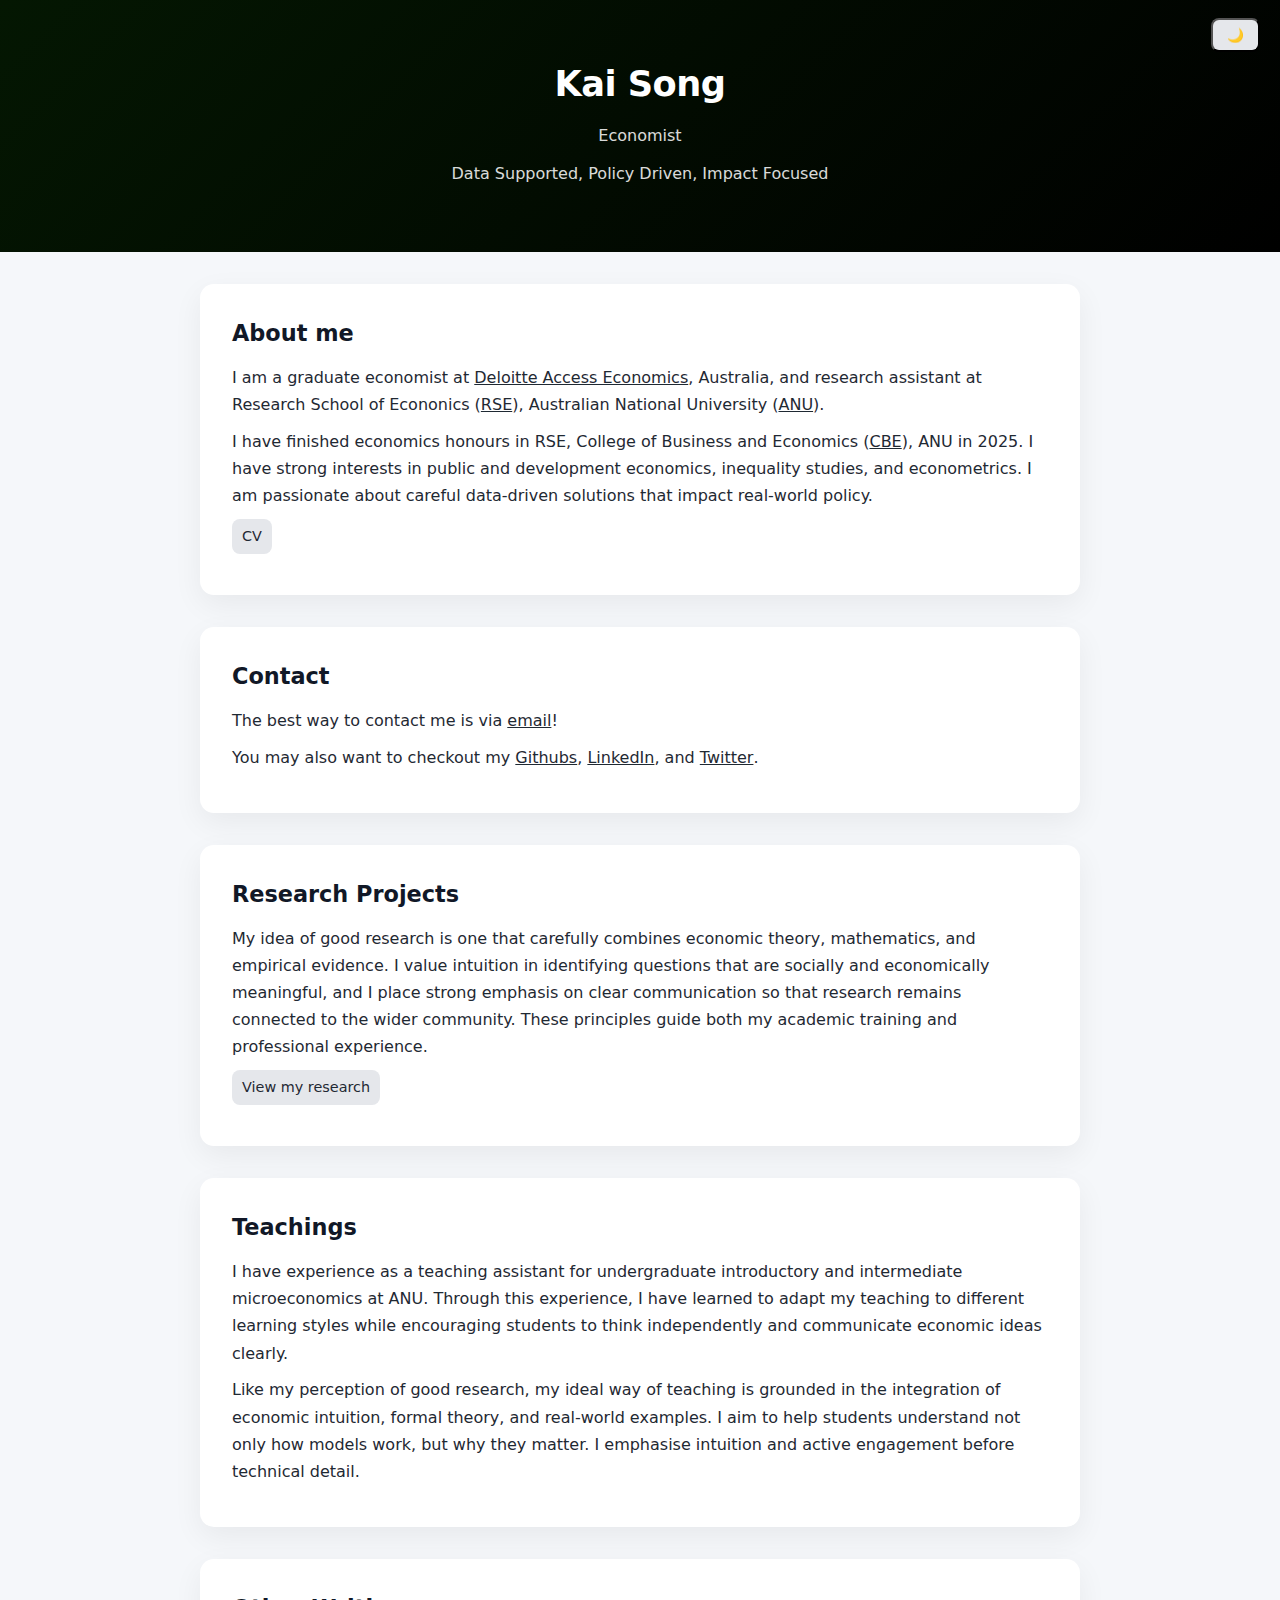
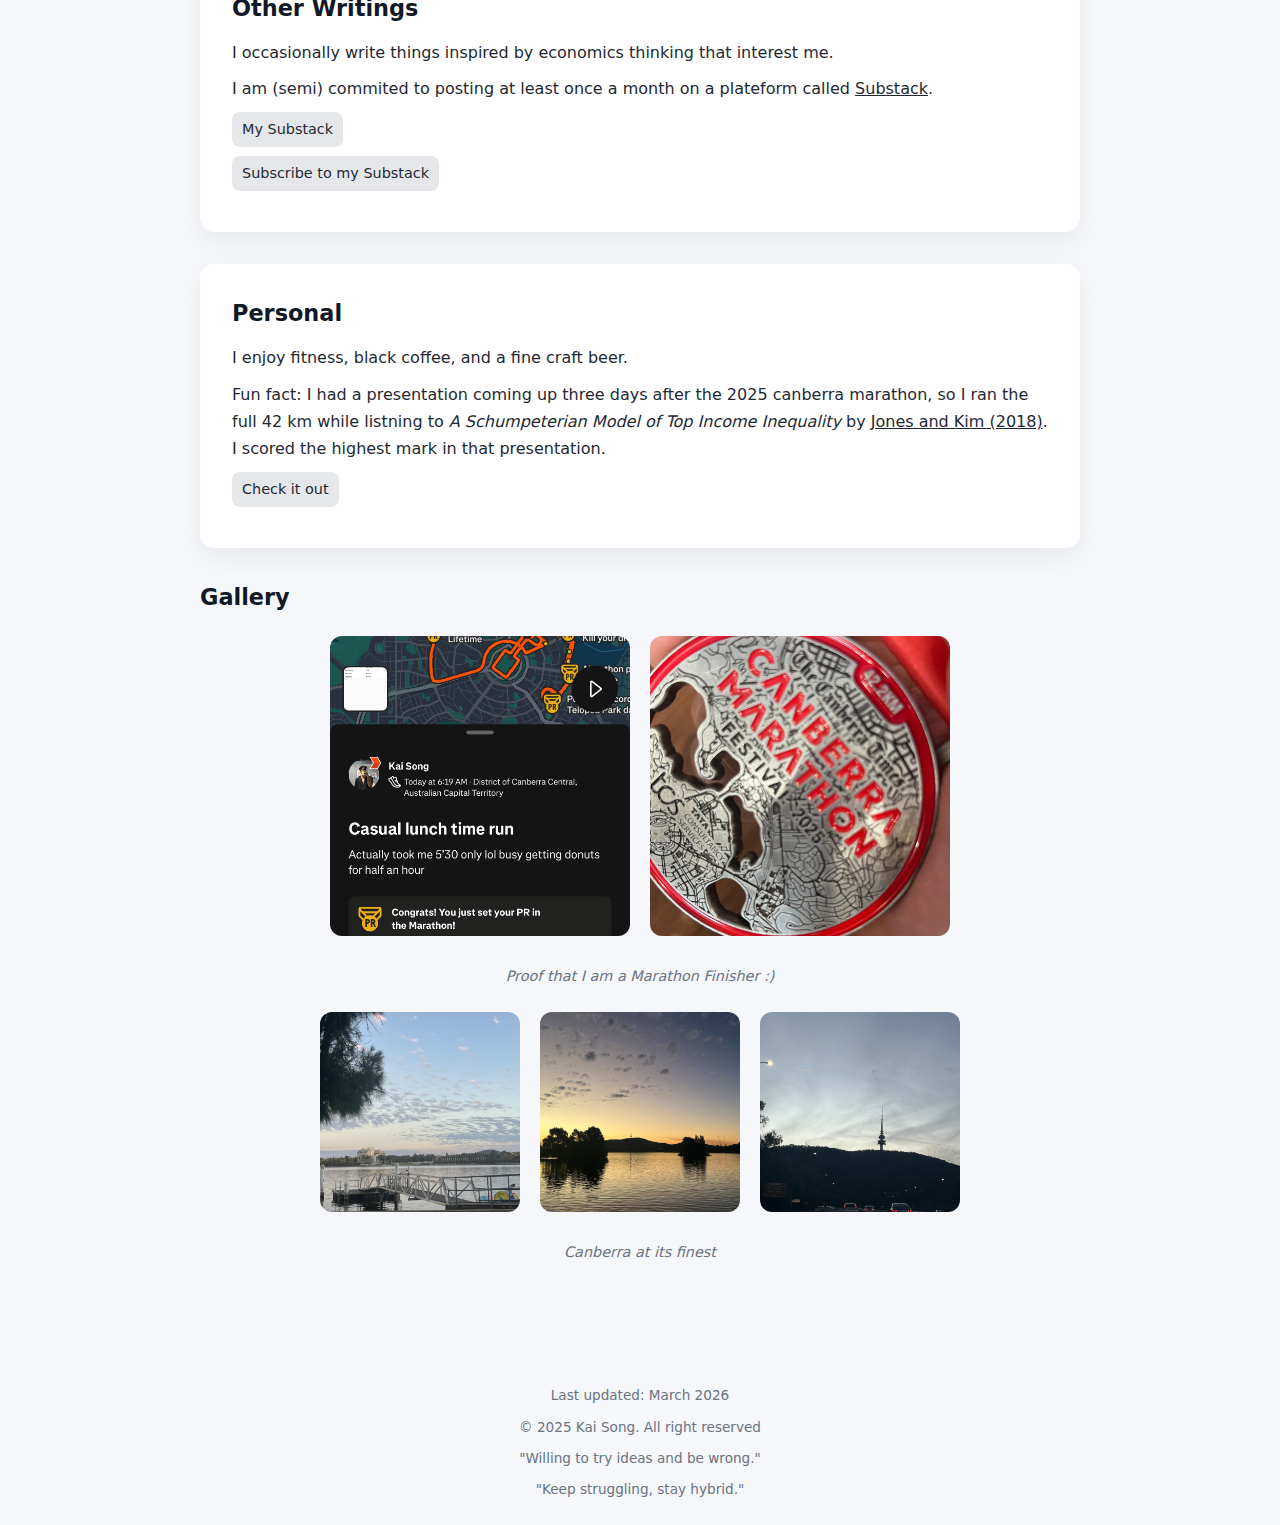
<file: index.html>
<!DOCTYPE html>
<html lang="en">
<head>
  <meta charset="UTF-8">
  <title>Kai Song</title>
  <meta name="viewport" content="width=device-width, initial-scale=1">

  <link rel="stylesheet" href="style.css">
  <script src="script.js"></script>
</head>
<body>
  
  <header class="site-header">
  <button id="darkToggle" class="button dark-toggle">🌙</button>
    <h1>Kai Song</h1>
    <p>Economist</p>
    <p>Data Supported, Policy Driven, Impact Focused</p>
  </header>

  <main>
<section>
  <h2>About me</h2>

  <p>
    I am a graduate economist at <a href="https://www.deloitte.com/au/en/services/economics.html" target="_blank">Deloitte Access Economics</a>, Australia, and 
    research assistant at Research School of Econonics (<a href="https://rse.anu.edu.au" target="_blank">RSE</a>), Australian National University (<a href="https://anu.edu.au" target="_blank">ANU</a>).
  </p>

  <p>
    I have finished economics honours in RSE, College of Business and Economics (<a href="https://cbe.anu.edu.au" target="_blank">CBE</a>), ANU in 2025.
    I have strong interests in public and development economics, 
    inequality studies, and econometrics. I am passionate about careful data-driven 
    solutions that impact real-world policy.
    </p>
    
    <p>
      <a href="pdfs/CV.pdf" target="_blank" class="button" >CV</a>
    </p>
  </section>

  <section>
    <h2>Contact</h2>
  <p>      
      The best way to contact me is via
      <a href="mailto:kaisong2503@gmail.com?subject=Contact%20enquiry">email</a>!
    </p>
  <p>
    You may also want to checkout my <a href="https://github.com/kaisong2503" target="_blank">Githubs</a>,
    <a href="https://www.linkedin.com/in/kai-song-046b32215/" target="_blank">LinkedIn</a>,
    and <a href="https://x.com/KaiSong2503" target="_blank">Twitter</a>.
    </p>
  </section>

    

    <section>
    <h2>Research Projects</h2>
<p>
    My idea of good research is one that carefully combines economic theory,
    mathematics, and empirical evidence. I value intuition in identifying
    questions that are socially and economically meaningful, and I place 
    strong emphasis on clear communication so that research remains connected 
    to the wider community. These principles guide both my academic training 
    and professional experience.
</p>

<p>
<a href="research.html" class="button">View my research</a>
</p>
    </section>

    <section>
      <h2>Teachings</h2>
      <p>
        I have experience as a teaching assistant for undergraduate introductory 
        and intermediate microeconomics at ANU. Through this experience, I have 
        learned to adapt my teaching to different learning styles while encouraging 
        students to think independently and communicate economic ideas clearly.
      </p>

      <p>
        Like my perception of good research, my ideal way of teaching is grounded in the 
        integration of economic intuition, formal theory, and real-world examples.
        I aim to help students understand not only how models work, but why they matter. 
        I emphasise intuition and active engagement before technical detail.
      </p>
    </section>

    <div class="divider"></div>
    
    <section>
      <h2>Other Writings</h2>
      <p>
        I occasionally write things inspired by economics thinking that interest me. 
      </p>
      <p>
        I am (semi) commited to posting at least once a month on a plateform 
        called <a href="https://substack.com/about" target="_blank">Substack</a>.
      </p>
      <p>
        <a href="https://kaisong2503.substack.com" target="_blank" class="button">My Substack</a>
      </p>
      <p>
        <a href="https://kaisong2503.substack.com/embed" target="_blank" class="button">Subscribe to my Substack</a>
      </p>
    </section>

    <section>
      <h2>Personal</h2>
      <p>
        I enjoy fitness, black coffee, and a fine craft beer. 
      </p>
      <p>
        Fun fact: I had a presentation 
        coming up three days after the 2025 canberra marathon, 
        so I ran the full 42 km while listning to
        <i>A Schumpeterian Model of Top Income Inequality </i> by
        <a href="https://web.stanford.edu/~chadj/inequality.pdf" target="_blank"> Jones and Kim (2018)</a>. I scored the highest mark in that presentation.
    <p>
<a href="personal.html" class="button">Check it out</a>
</p>
      </section>


  <h2>Gallery</h2>  
<!-- First row: Marathon -->
<div class="photo-row">
  <a href="graphic/strava.jpg" target="_blank">
    <img src="graphic/strava.jpg" alt="Marathon Finisher" class="pic">
  </a>

  <a href="graphic/medal.JPG" target="_blank">
    <img src="graphic/medal.JPG" alt="Marathon Finisher" class="pic">
  </a>
</div>
<p class="photo-caption">Proof that I am a Marathon Finisher :)</p>

<!-- Second row: Canberra -->
<div class="photo-row">
  <a href="graphic/cbr1.JPG" target="_blank">
    <img src="graphic/cbr1.JPG" alt="Canberra at its finest" class="pic_small">
  </a>

  <a href="graphic/cbr2.JPG" target="_blank">
    <img src="graphic/cbr2.JPG" alt="Canberra at its finest" class="pic_small">
  </a>

  <a href="graphic/cbr3.JPG" target="_blank">
    <img src="graphic/cbr3.jpg" alt="Canberra at its finest" class="pic_small">
  </a>
</div>
<p class="photo-caption">Canberra at its finest</p>

  </main>

    <footer>
      <p>Last updated: March 2026</p>
      <p>&copy; 2025 Kai Song. All right reserved</p>
      <p> "Willing to try ideas and be wrong." </p>
      <p> "Keep struggling, stay hybrid."</p>
    </footer>



</body>
</html>
</file>
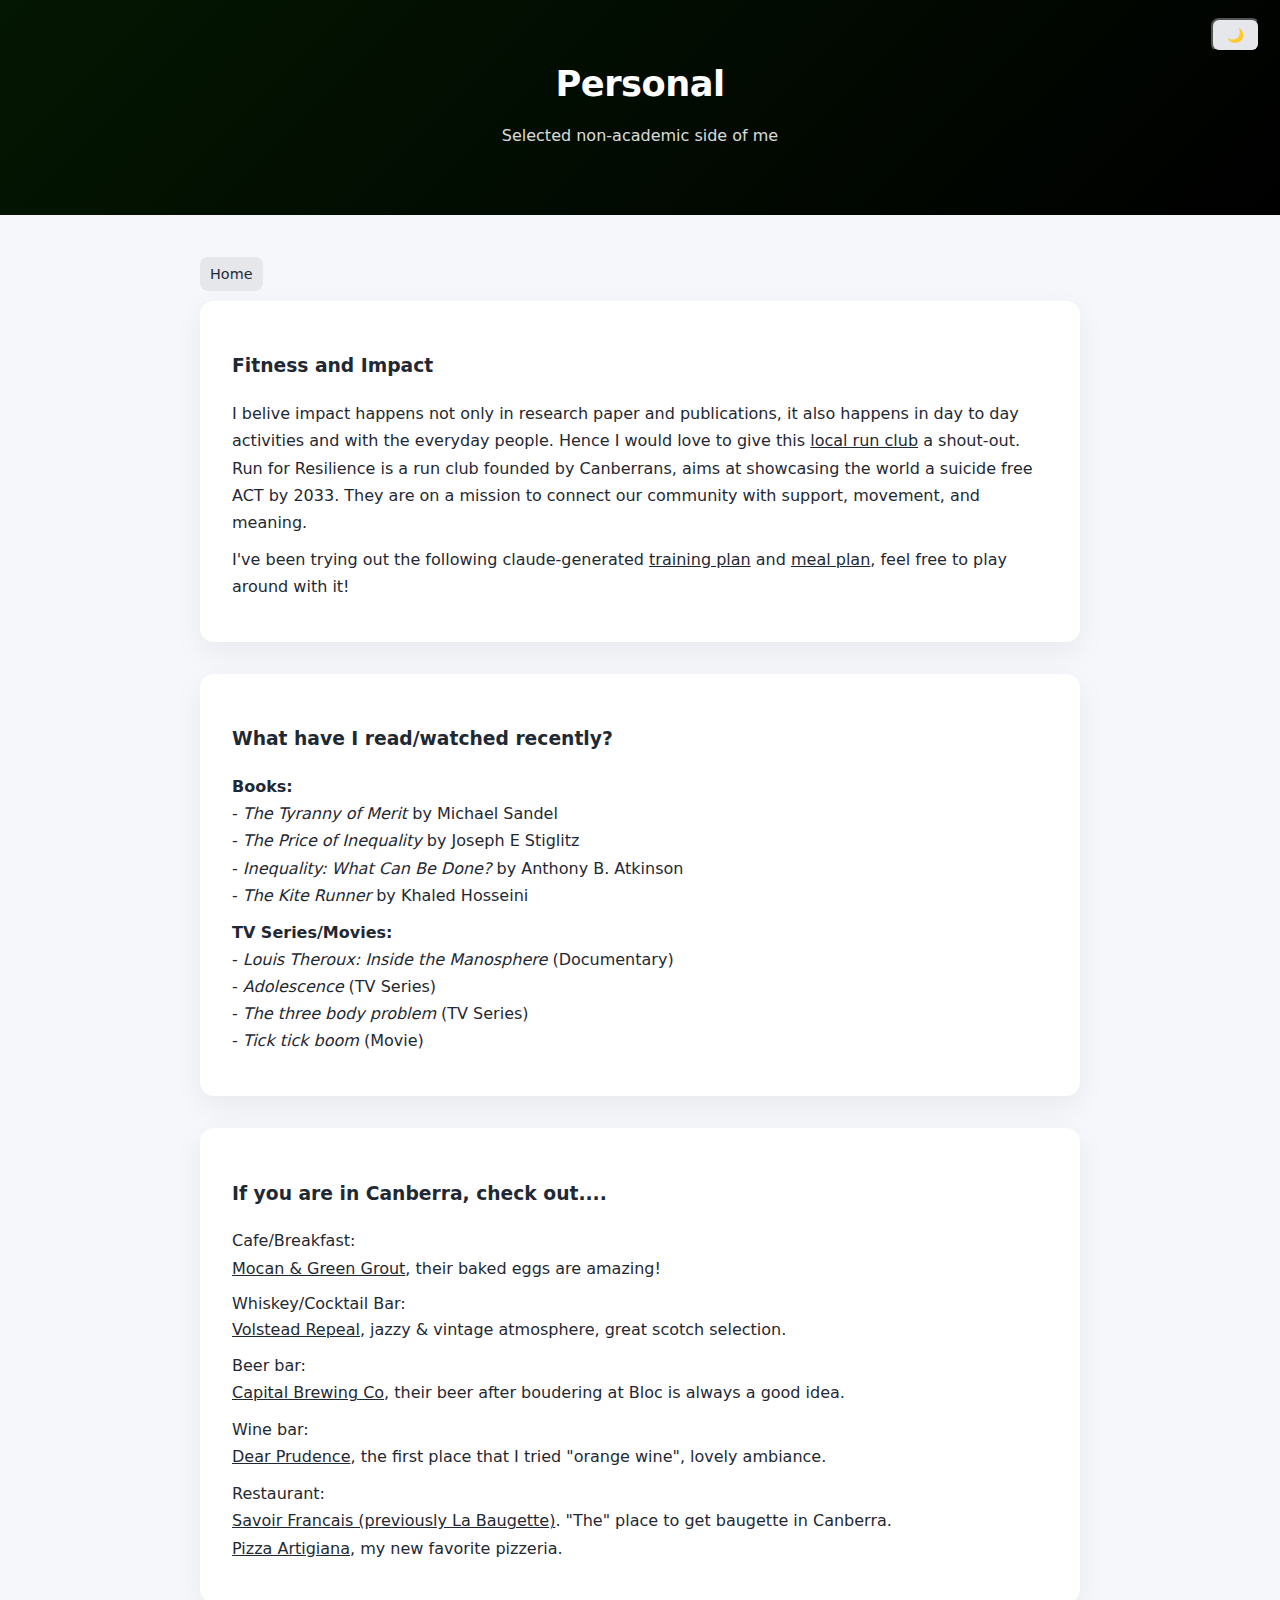
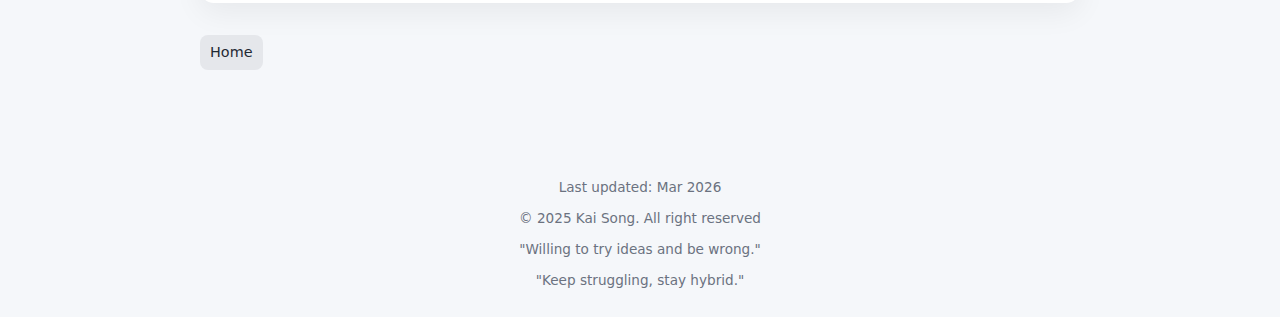
<file: personal.html>
<!DOCTYPE html>
<html lang="en">
<head>
  <meta charset="UTF-8">
  <title>Kai Song | Personal</title>
  <link rel="stylesheet" href="style.css">
  <script src="script.js"></script>
</head>
<body>

  <header>
    <button id="darkToggle" class="button dark-toggle">🌙</button>
    <h1>Personal</h1>
    <p>Selected non-academic side of me</p>
  </header>

  <main>
    <p>
      <a href="index.html" class="button"> Home</a>
    </p>
   
<section>
  <h3>
    Fitness and Impact
  </h3>
  <p>
    I belive impact happens not only in research paper and publications, it also happens in day to day activities
    and with the everyday people. Hence I would love to give this 
    <a href="https://www.runningforresilience.com/"> local run club</a> 
    a shout-out. Run for Resilience is a run club founded by Canberrans, aims at showcasing the world a 
    suicide free ACT by 2033. They are on a mission to connect our community with support, movement, and meaning. 
    
  </p>
    
  <p>
 I've been trying out the following claude-generated <a href= "htmls/workout_plan.html"> training plan</a> and <a href= "htmls/meal-planner.html"> meal plan</a>, feel free to play around with it!
  </p>

</section>  

<section>
  <h3>
    What have I read/watched recently?
  </h3>
  <p>
<strong>Books:</strong>
    <br>
    - <i>The Tyranny of Merit </i> by Michael Sandel
    <br>
    - <i>The Price of Inequality </i> by Joseph E Stiglitz
    <br>
    - <i>Inequality: What Can Be Done?</i> by Anthony B. Atkinson
    <br>
    - <i>The Kite Runner </i> by Khaled Hosseini
  </p>
  <p>
<strong>TV Series/Movies:</strong>
    <br>
    - <i>Louis Theroux: Inside the Manosphere</i> (Documentary)
    <br>
    - <i>Adolescence</i> (TV Series)
    <br>
    - <i>The three body problem</i> (TV Series)
    <br>
    - <i>Tick tick boom</i> (Movie)
  </p>
</section>

<section>
  <h3>
    If you are in Canberra, check out....
  </h3>
  <p>
    Cafe/Breakfast: 
    <br>
    <a href="https://www.instagram.com/mocanandgg/?hl=en" target="_blank">
      Mocan & Green Grout</a>, their baked eggs are amazing!
      <!-- <br>
      <a href="https://www.thecuppingroom.com.au/" target="_blank">
      Cupping Room</a>, suprisingly good matcha. -->
      <!-- <br>
      <a href="https://www.twobeforeten.com.au/cafes/aranda/" target="_blank">
      Two before Ten (Aranda) </a>, satified my avocado toast + cold brew craving all the time. -->
      </p>
    Whiskey/Cocktail Bar: 

    <!-- <a href="https://www.instagram.com/explore/locations/192689234884753/mollys-canberra/?hl=en" target="_blank">
      Molly's</a>, their whiskey apple have a special place in my heart. -->
    <br>
     <a href="https://www.volstead.com.au/" target="_blank">
      Volstead Repeal</a>, jazzy & vintage atmosphere, great scotch selection.


    <p>
      Beer bar:
      <!-- <br>
      <a href="https://www.bentspokebrewing.com.au/" target="_blank">
      Bent Spoke</a>, iconic, try their "Crankshaft" IPA! -->
      <a href="https://www.capitalbrewingco.com.au/" target="_blank">
      <br>
        Capital Brewing Co</a>, their beer after boudering at Bloc is always a good idea.
    </p>
    
    <p>
    Wine bar:
    <br>
    <a href="https://dearprudencebar.com.au/" target="_blank">
      Dear Prudence</a>, the first place that I tried "orange wine", lovely ambiance.
      <!-- <br>
    <a href="https://www.margot.bar/" target="_blank">
      Margot Wine & Espresso Bar</a>, frozen rose after a run by the lake always hits differently. -->
    </p>
    <p> Restaurant:
      <br>
    <a href="https://savoirfrench.com.au/" target="_blank"> Savoir Francais (previously La Baugette)</a>. "The" place to get baugette in Canberra.
      <br>
    <a href="https://pizzaartigiana.bitebusiness.com/" target="_blank"> Pizza Artigiana</a>, my new favorite pizzeria.
    <!-- <a href="https://www.terracanberra.com.au/" target="_blank">
      <br>
      Terra</a>, great for lunch, the best value around city, I reckon.
    </p> -->
</section>

    <p>
      <a href="index.html" class="button"> Home</a>
    </p>

  </main>
 <footer>
      <p>Last updated: Mar 2026</p>
      <p>&copy; 2025 Kai Song. All right reserved</p>
      <p> "Willing to try ideas and be wrong." </p>
      <p> "Keep struggling, stay hybrid."</p>
    </footer>
</body>
</html>
</file>
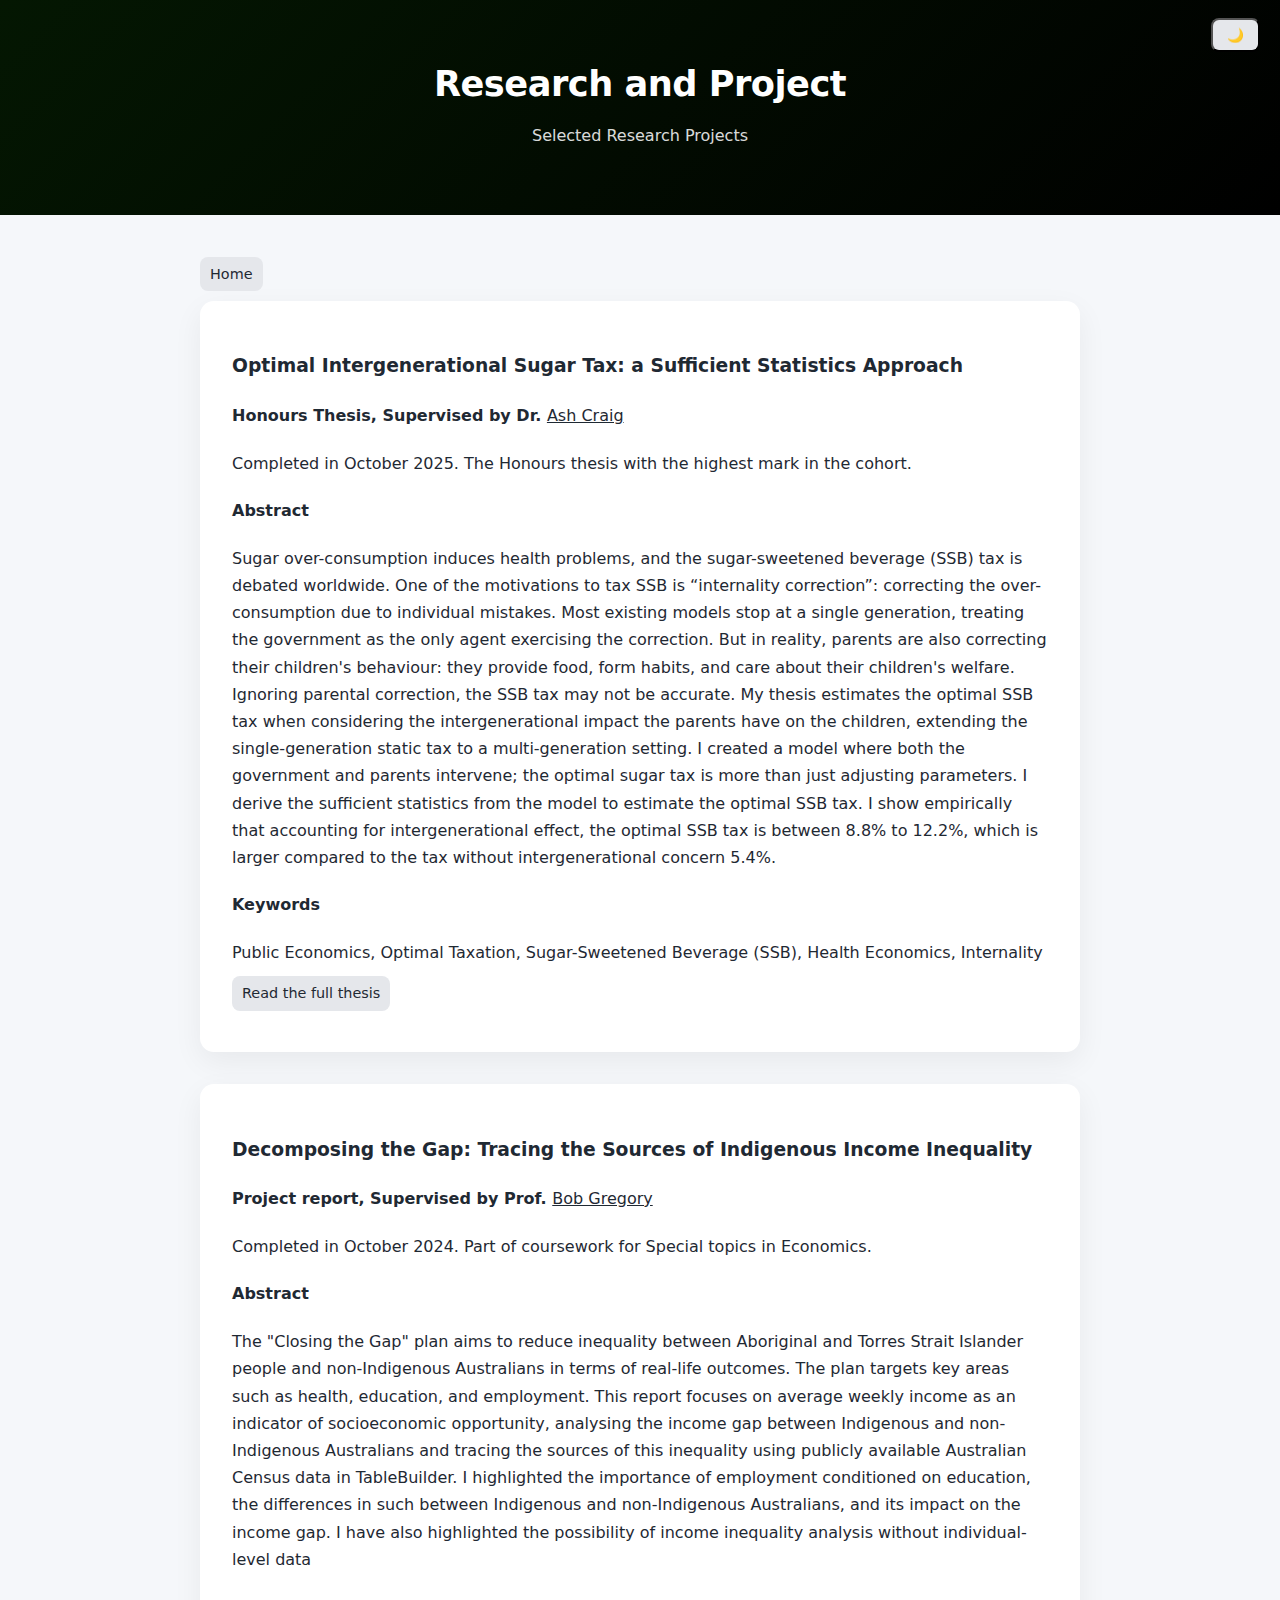
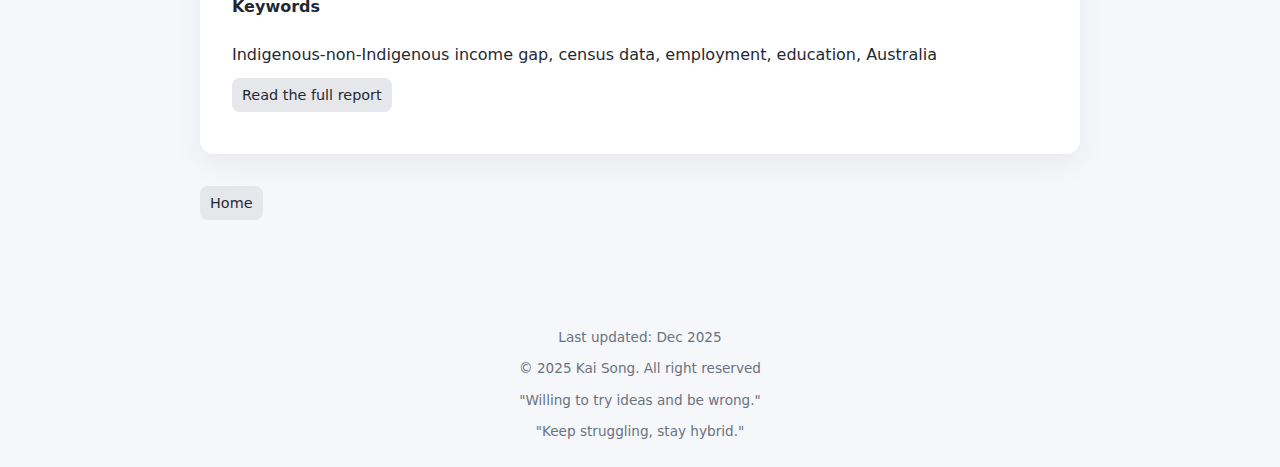
<file: research.html>
<!DOCTYPE html>
<html lang="en">
<head>
  <meta charset="UTF-8">
  <title>Research</title>
  <meta name="viewport" content="width=device-width, initial-scale=1">

  <link rel="stylesheet" href="style.css">
  <script src="script.js"></script>
</head>
<body>
  
  <header class="site-header">
  <button id="darkToggle" class="button dark-toggle">🌙</button>
    <h1>Research and Project</h1>
    <p>Selected Research Projects</p>
  </header>

  <main>
    <p>
      <a href="index.html" class="button"> Home</a>
    </p>

    <section>
      <h3>Optimal Intergenerational Sugar Tax: a Sufficient Statistics Approach</h3>
      <h4>Honours Thesis, Supervised by Dr. <a href="https://www.ashleycraig.com/" target="_blank"> Ash Craig</a></h4>
      <p>
        Completed in October 2025. The Honours thesis with the highest mark in the cohort.
      </p>

    <h4>Abstract</h4>
      <p>
Sugar over-consumption induces health problems, and the sugar-sweetened beverage (SSB)
tax is debated worldwide. One of the motivations to tax SSB is “internality correction”:
correcting the over-consumption due to individual mistakes. Most existing models stop at
a single generation, treating the government as the only agent exercising the correction.
But in reality, parents are also correcting their children's behaviour: they provide food,
form habits, and care about their children's welfare. Ignoring parental correction, the SSB
tax may not be accurate. My thesis estimates the optimal SSB tax when considering the
intergenerational impact the parents have on the children, extending the single-generation
static tax to a multi-generation setting. I created a model where both the government and
parents intervene; the optimal sugar tax is more than just adjusting parameters. I derive
the sufficient statistics from the model to estimate the optimal SSB tax. I show empirically
that accounting for intergenerational effect, the optimal SSB tax is between 8.8% to 12.2%,
which is larger compared to the tax without intergenerational concern 5.4%.
      </p>

    <h4>Keywords</h4>
      <p>
       Public Economics, Optimal Taxation, Sugar-Sweetened Beverage (SSB), Health Economics, Internality
      </p>

      <p>
      <a href="pdfs/Optimal Intergenerational Sugar Tax_a Sufficient Statistics Approach.pdf"
       target="_blank" class="button">
        Read the full thesis</a>
    </p>
    </section>

    <section>
      <h3>Decomposing the Gap: Tracing the Sources of Indigenous Income Inequality</h3>
      <h4>Project report, Supervised by Prof. <a href="https://rse.anu.edu.au/about/staff-directory/professor-bob-gregory" target="_blank"> Bob Gregory</a></h4>
        <p>
        Completed in October 2024. Part of coursework for Special topics in Economics.
      </p>
      <h4>Abstract</h4>
      <p>
    The "Closing the Gap" plan aims to reduce inequality between Aboriginal and Torres Strait Islander
    people and non-Indigenous Australians in terms of real-life outcomes. The plan targets key areas 
    such as health, education, and employment. This report focuses on average weekly income as an indicator 
    of socioeconomic opportunity, analysing the income gap between Indigenous and non-Indigenous Australians
    and tracing the sources of this inequality using publicly available Australian Census data in TableBuilder.
    I highlighted the importance of employment conditioned on education, the differences in such between Indigenous 
    and non-Indigenous Australians, and its impact on the income gap. I have also highlighted the possibility of 
    income inequality analysis without individual-level data
      </p>

    <h4>Keywords</h4>
      <p>
       Indigenous-non-Indigenous income gap, census data, employment, education, Australia
      </p>

        <p>
      <a href="pdfs/Decomposing the Gap.pdf"
       target="_blank" class="button">
        Read the full report</a>
    </p>
    </section>

    <p>
      <a href="index.html" class="button"> Home</a>
    </p>

  </main>
 <footer>
      <p>Last updated: Dec 2025</p>
      <p>&copy; 2025 Kai Song. All right reserved</p>
      <p> "Willing to try ideas and be wrong." </p>
      <p> "Keep struggling, stay hybrid."</p>
    </footer>
</body>
</html>
</file>
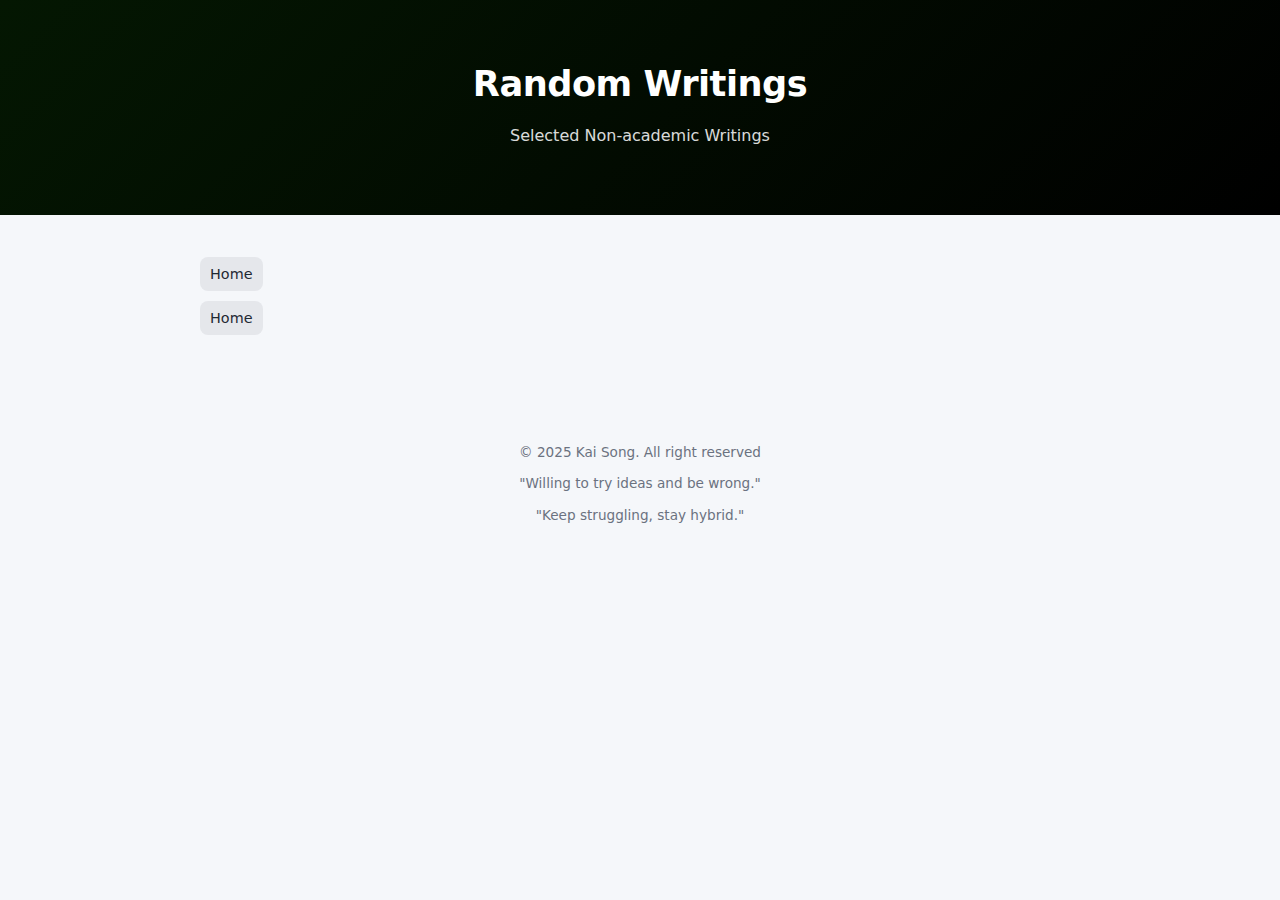
<file: writings.html>
<!DOCTYPE html>
<html lang="en">
<head>
  <meta charset="UTF-8">
  <title>Kai Song | Writings</title>
  <link rel="stylesheet" href="style.css">
</head>
<body>

  <header>
    <h1>Random Writings</h1>
    <p>Selected Non-academic Writings</p>
  </header>

  <main>
    <p>
      <a href="index.html" class="button"> Home</a>
    </p>

   
    <p>
      <a href="index.html" class="button"> Home</a>
    </p>

  </main>
 <footer>
      <p>&copy; 2025 Kai Song. All right reserved</p>
      <p> "Willing to try ideas and be wrong." </p>
      <p> "Keep struggling, stay hybrid."</p>
    </footer>
</body>
</html>
</file>
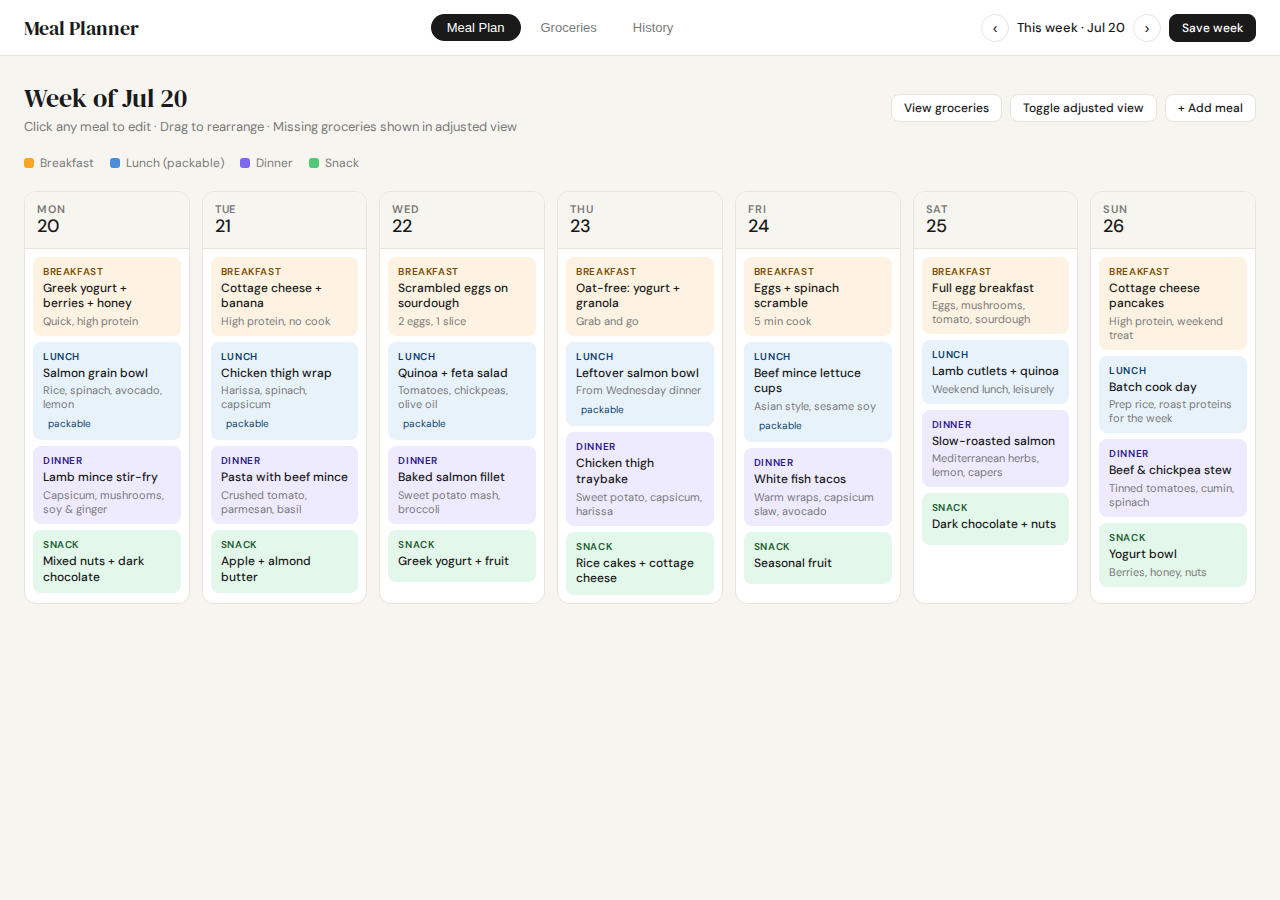
<file: htmls/meal-planner.html>
<!DOCTYPE html>
<html lang="en">
<head>
<meta charset="UTF-8">
<meta name="viewport" content="width=device-width, initial-scale=1.0">
<title>Weekly Meal Planner</title>
<link href="https://fonts.googleapis.com/css2?family=DM+Serif+Display:ital@0;1&family=DM+Sans:wght@300;400;500;600&display=swap" rel="stylesheet">
<style>
  :root {
    --breakfast: #F5A623;
    --breakfast-light: #FEF3E2;
    --breakfast-dark: #7A4E00;
    --lunch: #4A90D9;
    --lunch-light: #E8F2FB;
    --lunch-dark: #0D3F6E;
    --dinner: #7B68EE;
    --dinner-light: #EEEAFF;
    --dinner-dark: #2D1A8A;
    --snack: #50C878;
    --snack-light: #E4F7EB;
    --snack-dark: #1A5C30;
    --bg: #F7F5F0;
    --surface: #FFFFFF;
    --text: #1A1A1A;
    --text-muted: #7A7A7A;
    --border: #E8E4DC;
    --radius: 12px;
  }
  * { box-sizing: border-box; margin: 0; padding: 0; }
  body { font-family: 'DM Sans', sans-serif; background: var(--bg); color: var(--text); min-height: 100vh; }

  /* TOP NAV */
  .nav { background: var(--surface); border-bottom: 1px solid var(--border); padding: 0 24px; display: flex; align-items: center; justify-content: space-between; height: 56px; position: sticky; top: 0; z-index: 100; }
  .nav-title { font-family: 'DM Serif Display', serif; font-size: 20px; color: var(--text); }
  .nav-tabs { display: flex; gap: 4px; }
  .nav-tab { padding: 6px 16px; border-radius: 99px; font-size: 13px; font-weight: 500; cursor: pointer; border: none; background: transparent; color: var(--text-muted); transition: all 0.15s; }
  .nav-tab.active { background: var(--text); color: white; }
  .nav-right { display: flex; gap: 8px; align-items: center; }
  .week-selector { display: flex; align-items: center; gap: 8px; font-size: 13px; font-weight: 500; }
  .week-btn { width: 28px; height: 28px; border-radius: 50%; border: 1px solid var(--border); background: var(--surface); cursor: pointer; font-size: 14px; display: flex; align-items: center; justify-content: center; }
  .week-btn:hover { background: var(--bg); }

  /* TABS */
  .tab-content { display: none; }
  .tab-content.active { display: block; }

  /* PLANNER VIEW */
  .planner { padding: 24px; max-width: 1400px; margin: 0 auto; }
  .planner-header { display: flex; justify-content: space-between; align-items: center; margin-bottom: 20px; }
  .planner-title { font-family: 'DM Serif Display', serif; font-size: 26px; }
  .planner-subtitle { font-size: 13px; color: var(--text-muted); margin-top: 2px; }
  .btn { padding: 8px 18px; border-radius: 8px; font-size: 13px; font-weight: 500; cursor: pointer; border: 1px solid var(--border); background: var(--surface); color: var(--text); transition: all 0.12s; font-family: 'DM Sans', sans-serif; }
  .btn:hover { background: var(--bg); }
  .btn-primary { background: var(--text); color: white; border-color: var(--text); }
  .btn-primary:hover { background: #333; }
  .btn-sm { padding: 5px 12px; font-size: 12px; }
  .btn-danger { border-color: #ffcccc; color: #c0392b; background: #fff5f5; }
  .btn-danger:hover { background: #ffebeb; }

  .day-grid { display: grid; grid-template-columns: repeat(7, minmax(0,1fr)); gap: 12px; }
  .day-col { background: var(--surface); border-radius: var(--radius); border: 1px solid var(--border); overflow: hidden; }
  .day-header { padding: 10px 12px; background: var(--bg); border-bottom: 1px solid var(--border); }
  .day-name { font-size: 11px; font-weight: 600; letter-spacing: 0.08em; text-transform: uppercase; color: var(--text-muted); }
  .day-date { font-size: 18px; font-weight: 500; color: var(--text); line-height: 1.2; }
  .day-meals { padding: 8px; display: flex; flex-direction: column; gap: 6px; }

  .meal-slot { border-radius: 8px; padding: 8px 10px; cursor: pointer; position: relative; transition: all 0.12s; min-height: 52px; }
  .meal-slot:hover { filter: brightness(0.96); }
  .meal-slot.breakfast { background: var(--breakfast-light); }
  .meal-slot.lunch { background: var(--lunch-light); }
  .meal-slot.dinner { background: var(--dinner-light); }
  .meal-slot.snack { background: var(--snack-light); }
  .meal-slot.empty { background: var(--bg); border: 1.5px dashed var(--border); }
  .meal-slot.missing { opacity: 0.55; border: 1.5px dashed currentColor; }

  .meal-type-tag { font-size: 10px; font-weight: 600; letter-spacing: 0.06em; text-transform: uppercase; margin-bottom: 3px; }
  .meal-slot.breakfast .meal-type-tag { color: var(--breakfast-dark); }
  .meal-slot.lunch .meal-type-tag { color: var(--lunch-dark); }
  .meal-slot.dinner .meal-type-tag { color: var(--dinner-dark); }
  .meal-slot.snack .meal-type-tag { color: var(--snack-dark); }

  .meal-name { font-size: 12px; font-weight: 500; color: var(--text); line-height: 1.3; }
  .meal-note { font-size: 11px; color: var(--text-muted); margin-top: 2px; }
  .meal-swap-badge { font-size: 10px; background: #FFF3CD; color: #856404; border-radius: 4px; padding: 1px 5px; margin-top: 3px; display: inline-block; }
  .meal-missing-badge { font-size: 10px; background: #F8D7DA; color: #842029; border-radius: 4px; padding: 1px 5px; margin-top: 3px; display: inline-block; }

  .meal-actions { display: none; position: absolute; top: 4px; right: 4px; gap: 3px; }
  .meal-slot:hover .meal-actions { display: flex; }
  .meal-action-btn { width: 20px; height: 20px; border-radius: 4px; border: none; cursor: pointer; font-size: 11px; display: flex; align-items: center; justify-content: center; background: rgba(255,255,255,0.8); color: var(--text); }

  .legend { display: flex; gap: 16px; margin-bottom: 20px; flex-wrap: wrap; }
  .legend-item { display: flex; align-items: center; gap: 6px; font-size: 12px; color: var(--text-muted); }
  .legend-dot { width: 10px; height: 10px; border-radius: 3px; }

  /* GROCERY VIEW */
  .grocery { padding: 24px; max-width: 1200px; margin: 0 auto; }
  .grocery-panels { display: grid; grid-template-columns: 1fr 1fr; gap: 20px; }
  .panel { background: var(--surface); border-radius: var(--radius); border: 1px solid var(--border); overflow: hidden; }
  .panel-header { padding: 16px 20px; border-bottom: 1px solid var(--border); display: flex; justify-content: space-between; align-items: center; }
  .panel-title { font-family: 'DM Serif Display', serif; font-size: 18px; }
  .panel-subtitle { font-size: 12px; color: var(--text-muted); margin-top: 1px; }
  .panel-body { padding: 16px 20px; }

  .grocery-section { margin-bottom: 16px; }
  .grocery-section-title { font-size: 11px; font-weight: 600; letter-spacing: 0.08em; text-transform: uppercase; color: var(--text-muted); margin-bottom: 8px; padding-bottom: 6px; border-bottom: 1px solid var(--border); }
  .grocery-item { display: flex; align-items: center; gap: 10px; padding: 7px 0; border-bottom: 1px solid var(--bg); cursor: pointer; }
  .grocery-item:last-child { border-bottom: none; }
  .grocery-item:hover { background: var(--bg); margin: 0 -8px; padding: 7px 8px; border-radius: 6px; }
  .g-check { width: 18px; height: 18px; border-radius: 4px; border: 1.5px solid var(--border); flex-shrink: 0; display: flex; align-items: center; justify-content: center; transition: all 0.12s; }
  .g-check.ticked { background: #1D9E75; border-color: #1D9E75; }
  .g-check.ticked::after { content: ''; display: block; width: 5px; height: 9px; border: 2px solid white; border-top: none; border-left: none; transform: rotate(45deg) translate(-1px,-1px); }
  .g-name { font-size: 13px; flex: 1; color: var(--text); }
  .grocery-item.ticked .g-name { text-decoration: line-through; color: var(--text-muted); }
  .g-qty { font-size: 12px; color: var(--text-muted); }

  .available-item { display: flex; align-items: center; gap: 10px; padding: 7px 10px; border-radius: 8px; background: var(--snack-light); margin-bottom: 5px; }
  .available-item .g-name { color: var(--snack-dark); font-size: 13px; font-weight: 500; }
  .available-count { background: #1D9E75; color: white; font-size: 11px; font-weight: 600; border-radius: 99px; padding: 2px 8px; }
  .missing-count { background: #E24B4A; color: white; font-size: 11px; font-weight: 600; border-radius: 99px; padding: 2px 8px; }
  .empty-state { text-align: center; padding: 32px 20px; color: var(--text-muted); font-size: 13px; }

  /* HISTORY VIEW */
  .history { padding: 24px; max-width: 900px; margin: 0 auto; }
  .history-header { display: flex; justify-content: space-between; align-items: center; margin-bottom: 20px; }
  .history-title { font-family: 'DM Serif Display', serif; font-size: 26px; }
  .week-card { background: var(--surface); border: 1px solid var(--border); border-radius: var(--radius); padding: 20px; margin-bottom: 14px; }
  .week-card-header { display: flex; justify-content: space-between; align-items: flex-start; margin-bottom: 14px; }
  .week-card-title { font-family: 'DM Serif Display', serif; font-size: 18px; }
  .week-card-date { font-size: 12px; color: var(--text-muted); margin-top: 2px; }
  .week-card-actions { display: flex; gap: 6px; }
  .week-meals-preview { display: flex; gap: 6px; flex-wrap: wrap; }
  .preview-chip { font-size: 11px; padding: 3px 10px; border-radius: 99px; font-weight: 500; }
  .chip-b { background: var(--breakfast-light); color: var(--breakfast-dark); }
  .chip-l { background: var(--lunch-light); color: var(--lunch-dark); }
  .chip-d { background: var(--dinner-light); color: var(--dinner-dark); }
  .chip-s { background: var(--snack-light); color: var(--snack-dark); }

  /* MODAL */
  .modal-overlay { display: none; position: fixed; inset: 0; background: rgba(0,0,0,0.4); z-index: 200; align-items: center; justify-content: center; }
  .modal-overlay.open { display: flex; }
  .modal { background: var(--surface); border-radius: 16px; padding: 28px; width: 420px; max-width: 95vw; box-shadow: 0 20px 60px rgba(0,0,0,0.15); }
  .modal-title { font-family: 'DM Serif Display', serif; font-size: 22px; margin-bottom: 6px; }
  .modal-subtitle { font-size: 13px; color: var(--text-muted); margin-bottom: 20px; }
  .modal-field { margin-bottom: 14px; }
  .modal-label { font-size: 12px; font-weight: 600; color: var(--text-muted); text-transform: uppercase; letter-spacing: 0.05em; margin-bottom: 5px; }
  .modal-input { width: 100%; padding: 9px 12px; border: 1px solid var(--border); border-radius: 8px; font-size: 14px; font-family: 'DM Sans', sans-serif; background: var(--bg); outline: none; }
  .modal-input:focus { border-color: var(--dinner); }
  .modal-actions { display: flex; gap: 8px; justify-content: flex-end; margin-top: 20px; }
  .type-selector { display: flex; gap: 6px; flex-wrap: wrap; }
  .type-opt { padding: 6px 14px; border-radius: 99px; border: 1.5px solid var(--border); font-size: 12px; font-weight: 500; cursor: pointer; transition: all 0.12s; }
  .type-opt[data-t="breakfast"].sel { background: var(--breakfast-light); border-color: var(--breakfast); color: var(--breakfast-dark); }
  .type-opt[data-t="lunch"].sel { background: var(--lunch-light); border-color: var(--lunch); color: var(--lunch-dark); }
  .type-opt[data-t="dinner"].sel { background: var(--dinner-light); border-color: var(--dinner); color: var(--dinner-dark); }
  .type-opt[data-t="snack"].sel { background: var(--snack-light); border-color: var(--snack); color: var(--snack-dark); }

  .adjusted-banner { background: #FFF8E1; border: 1px solid #FFE082; border-radius: 8px; padding: 10px 14px; font-size: 12px; color: #5D4037; margin-bottom: 16px; display: flex; align-items: center; gap: 8px; }
  .tag-packable { font-size: 10px; background: var(--lunch-light); color: var(--lunch-dark); border-radius: 4px; padding: 1px 5px; margin-top: 2px; display: inline-block; }

  @media (max-width: 900px) {
    .day-grid { grid-template-columns: repeat(4, minmax(0,1fr)); }
    .grocery-panels { grid-template-columns: 1fr; }
  }
  @media (max-width: 600px) {
    .day-grid { grid-template-columns: repeat(2, minmax(0,1fr)); }
    .nav-tabs { display: none; }
  }
</style>
</head>
<body>

<nav class="nav">
  <span class="nav-title">Meal Planner</span>
  <div class="nav-tabs">
    <button class="nav-tab active" onclick="switchTab('planner')">Meal Plan</button>
    <button class="nav-tab" onclick="switchTab('grocery')">Groceries</button>
    <button class="nav-tab" onclick="switchTab('history')">History</button>
  </div>
  <div class="nav-right">
    <div class="week-selector">
      <button class="week-btn" onclick="changeWeek(-1)">&#8249;</button>
      <span id="week-label">This week</span>
      <button class="week-btn" onclick="changeWeek(1)">&#8250;</button>
    </div>
    <button class="btn btn-sm btn-primary" onclick="saveWeek()">Save week</button>
  </div>
</nav>

<!-- PLANNER TAB -->
<div id="tab-planner" class="tab-content active">
  <div class="planner">
    <div class="planner-header">
      <div>
        <div class="planner-title" id="planner-title">Week of March 17</div>
        <div class="planner-subtitle">Click any meal to edit · Drag to rearrange · Missing groceries shown in adjusted view</div>
      </div>
      <div style="display:flex;gap:8px;">
        <button class="btn btn-sm" onclick="switchTab('grocery')">View groceries</button>
        <button class="btn btn-sm" onclick="toggleAdjusted()">Toggle adjusted view</button>
        <button class="btn btn-sm" onclick="openAddMeal()">+ Add meal</button>
      </div>
    </div>
    <div id="adjusted-banner" class="adjusted-banner" style="display:none">
      ⚠ Adjusted view: meals have been swapped based on your available groceries.
    </div>
    <div class="legend">
      <div class="legend-item"><div class="legend-dot" style="background:var(--breakfast)"></div>Breakfast</div>
      <div class="legend-item"><div class="legend-dot" style="background:var(--lunch)"></div>Lunch (packable)</div>
      <div class="legend-item"><div class="legend-dot" style="background:var(--dinner)"></div>Dinner</div>
      <div class="legend-item"><div class="legend-dot" style="background:var(--snack)"></div>Snack</div>
    </div>
    <div class="day-grid" id="day-grid"></div>
  </div>
</div>

<!-- GROCERY TAB -->
<div id="tab-grocery" class="tab-content">
  <div class="grocery">
    <div style="display:flex;justify-content:space-between;align-items:center;margin-bottom:20px;">
      <div>
        <div class="planner-title" style="font-family:'DM Serif Display',serif;font-size:26px;" id="grocery-title">Groceries</div>
        <div style="font-size:13px;color:var(--text-muted);">Tick what you've bought to update your adjusted meal plan</div>
      </div>
      <button class="btn btn-sm" onclick="untickAll()">Untick all</button>
    </div>
    <div class="grocery-panels">
      <div class="panel">
        <div class="panel-header">
          <div>
            <div class="panel-title">Suggested shopping list</div>
            <div class="panel-subtitle">Based on your meal plan</div>
          </div>
          <span id="available-count" class="available-count">0 / 0</span>
        </div>
        <div class="panel-body" id="suggested-list"></div>
      </div>
      <div class="panel">
        <div class="panel-header">
          <div>
            <div class="panel-title">What you have</div>
            <div class="panel-subtitle">Ticked items from shopping list</div>
          </div>
          <span id="missing-count-badge" class="missing-count" style="display:none">missing</span>
        </div>
        <div class="panel-body" id="available-list"></div>
      </div>
    </div>
  </div>
</div>

<!-- HISTORY TAB -->
<div id="tab-history" class="tab-content">
  <div class="history">
    <div class="history-header">
      <div class="history-title">Saved weeks</div>
      <button class="btn btn-sm btn-primary" onclick="saveWeek()">Save current week</button>
    </div>
    <div id="history-list"></div>
  </div>
</div>

<!-- MEAL MODAL -->
<div class="modal-overlay" id="meal-modal">
  <div class="modal">
    <div class="modal-title" id="modal-title">Edit meal</div>
    <div class="modal-subtitle" id="modal-subtitle">Mon · Breakfast</div>
    <div class="modal-field">
      <div class="modal-label">Meal type</div>
      <div class="type-selector" id="type-selector">
        <div class="type-opt" data-t="breakfast" onclick="selectType('breakfast')">Breakfast</div>
        <div class="type-opt" data-t="lunch" onclick="selectType('lunch')">Lunch</div>
        <div class="type-opt" data-t="dinner" onclick="selectType('dinner')">Dinner</div>
        <div class="type-opt" data-t="snack" onclick="selectType('snack')">Snack</div>
      </div>
    </div>
    <div class="modal-field">
      <div class="modal-label">Meal name</div>
      <input class="modal-input" id="modal-name" placeholder="e.g. Greek yogurt with berries" />
    </div>
    <div class="modal-field">
      <div class="modal-label">Note (optional)</div>
      <input class="modal-input" id="modal-note" placeholder="e.g. prep the night before" />
    </div>
    <div class="modal-field">
      <div class="modal-label">Packable lunch?</div>
      <label style="display:flex;align-items:center;gap:8px;font-size:13px;cursor:pointer;">
        <input type="checkbox" id="modal-packable" style="width:16px;height:16px;" />
        Yes, take to work
      </label>
    </div>
    <div class="modal-actions">
      <button class="btn btn-sm btn-danger" id="modal-delete-btn" onclick="deleteMeal()">Delete</button>
      <button class="btn btn-sm" onclick="closeModal()">Cancel</button>
      <button class="btn btn-sm btn-primary" onclick="saveMeal()">Save</button>
    </div>
  </div>
</div>

<script>
const DAYS = ['Mon','Tue','Wed','Thu','Fri','Sat','Sun'];
const MEAL_TYPES = ['breakfast','lunch','dinner','snack'];
const TYPE_LABELS = {breakfast:'Breakfast',lunch:'Lunch',dinner:'Dinner',snack:'Snack'};

const DEFAULT_MEALS = {
  Mon: [
    {type:'breakfast',name:'Greek yogurt + berries + honey',note:'Quick, high protein',packable:false},
    {type:'lunch',name:'Salmon grain bowl',note:'Rice, spinach, avocado, lemon',packable:true},
    {type:'dinner',name:'Lamb mince stir-fry',note:'Capsicum, mushrooms, soy & ginger',packable:false},
    {type:'snack',name:'Mixed nuts + dark chocolate',note:'',packable:false},
  ],
  Tue: [
    {type:'breakfast',name:'Cottage cheese + banana',note:'High protein, no cook',packable:false},
    {type:'lunch',name:'Chicken thigh wrap',note:'Harissa, spinach, capsicum',packable:true},
    {type:'dinner',name:'Pasta with beef mince',note:'Crushed tomato, parmesan, basil',packable:false},
    {type:'snack',name:'Apple + almond butter',note:'',packable:false},
  ],
  Wed: [
    {type:'breakfast',name:'Scrambled eggs on sourdough',note:'2 eggs, 1 slice',packable:false},
    {type:'lunch',name:'Quinoa + feta salad',note:'Tomatoes, chickpeas, olive oil',packable:true},
    {type:'dinner',name:'Baked salmon fillet',note:'Sweet potato mash, broccoli',packable:false},
    {type:'snack',name:'Greek yogurt + fruit',note:'',packable:false},
  ],
  Thu: [
    {type:'breakfast',name:'Oat-free: yogurt + granola',note:'Grab and go',packable:false},
    {type:'lunch',name:'Leftover salmon bowl',note:'From Wednesday dinner',packable:true},
    {type:'dinner',name:'Chicken thigh traybake',note:'Sweet potato, capsicum, harissa',packable:false},
    {type:'snack',name:'Rice cakes + cottage cheese',note:'',packable:false},
  ],
  Fri: [
    {type:'breakfast',name:'Eggs + spinach scramble',note:'5 min cook',packable:false},
    {type:'lunch',name:'Beef mince lettuce cups',note:'Asian style, sesame soy',packable:true},
    {type:'dinner',name:'White fish tacos',note:'Warm wraps, capsicum slaw, avocado',packable:false},
    {type:'snack',name:'Seasonal fruit',note:'',packable:false},
  ],
  Sat: [
    {type:'breakfast',name:'Full egg breakfast',note:'Eggs, mushrooms, tomato, sourdough',packable:false},
    {type:'lunch',name:'Lamb cutlets + quinoa',note:'Weekend lunch, leisurely',packable:false},
    {type:'dinner',name:'Slow-roasted salmon',note:'Mediterranean herbs, lemon, capers',packable:false},
    {type:'snack',name:'Dark chocolate + nuts',note:'',packable:false},
  ],
  Sun: [
    {type:'breakfast',name:'Cottage cheese pancakes',note:'High protein, weekend treat',packable:false},
    {type:'lunch',name:'Batch cook day',note:'Prep rice, roast proteins for the week',packable:false},
    {type:'dinner',name:'Beef & chickpea stew',note:'Tinned tomatoes, cumin, spinach',packable:false},
    {type:'snack',name:'Yogurt bowl',note:'Berries, honey, nuts',packable:false},
  ],
};

const GROCERY_LIST = [
  {cat:'Protein', items:[
    {name:'Salmon fillets',qty:'600g'},{name:'White fish (barramundi)',qty:'400g'},
    {name:'Chicken thighs',qty:'1kg'},{name:'Beef mince (lean)',qty:'500g'},
    {name:'Lamb mince / cutlets',qty:'400g'},{name:'Eggs',qty:'12 pack'},
  ]},
  {cat:'Dairy', items:[
    {name:'Greek yogurt',qty:'1kg tub'},{name:'Cottage cheese',qty:'500g'},
    {name:'Feta cheese',qty:'200g'},{name:'Parmesan',qty:'100g'},
  ]},
  {cat:'Produce', items:[
    {name:'Baby spinach',qty:'250g'},{name:'Mushrooms',qty:'400g'},
    {name:'Capsicum (red & yellow)',qty:'4 large'},{name:'Sweet potato',qty:'1kg'},
    {name:'Cherry tomatoes',qty:'400g'},{name:'Avocado',qty:'3'},
    {name:'Broccoli',qty:'1 head'},{name:'Lemon',qty:'4'},
  ]},
  {cat:'Carbs & grains', items:[
    {name:'Basmati rice',qty:'1kg'},{name:'Quinoa',qty:'500g'},
    {name:'Wholemeal pasta',qty:'500g'},{name:'Wholemeal wraps',qty:'8 pack'},
    {name:'Sourdough bread',qty:'1 loaf'},
  ]},
  {cat:'Pantry', items:[
    {name:'Tinned chickpeas',qty:'2 x 400g'},{name:'Tinned crushed tomatoes',qty:'2 x 400g'},
    {name:'Harissa paste',qty:'1 jar'},{name:'Tahini',qty:'1 jar'},
    {name:'Soy sauce',qty:'small bottle'},{name:'Sesame oil',qty:'small bottle'},
    {name:'Olive oil',qty:'500ml'},{name:'Honey',qty:'small jar'},
  ]},
  {cat:'Snacks', items:[
    {name:'Mixed nuts',qty:'200g'},{name:'Dark chocolate (70%+)',qty:'1 bar'},
    {name:'Rice cakes',qty:'1 pack'},{name:'Seasonal fruit',qty:'2–3 types'},
  ]},
];

let state = {
  weekOffset: 0,
  meals: JSON.parse(JSON.stringify(DEFAULT_MEALS)),
  ticked: {},
  adjustedMode: false,
  history: [],
  editingDay: null,
  editingIdx: null,
  editingType: null,
};

try {
  const saved = localStorage.getItem('mealplanner_v2');
  if (saved) { const p = JSON.parse(saved); state.history = p.history || []; state.ticked = p.ticked || {}; }
} catch(e){}

function persist() {
  try { localStorage.setItem('mealplanner_v2', JSON.stringify({history: state.history, ticked: state.ticked})); } catch(e){}
}

function getWeekStart(offset) {
  const d = new Date();
  const day = d.getDay();
  const diff = (day === 0 ? -6 : 1 - day);
  d.setDate(d.getDate() + diff + offset * 7);
  d.setHours(0,0,0,0);
  return d;
}

function weekLabel(offset) {
  const d = getWeekStart(offset);
  const months = ['Jan','Feb','Mar','Apr','May','Jun','Jul','Aug','Sep','Oct','Nov','Dec'];
  if (offset === 0) return `This week · ${months[d.getMonth()]} ${d.getDate()}`;
  if (offset === -1) return `Last week · ${months[d.getMonth()]} ${d.getDate()}`;
  if (offset === 1) return `Next week · ${months[d.getMonth()]} ${d.getDate()}`;
  return `${months[d.getMonth()]} ${d.getDate()}, ${d.getFullYear()}`;
}

function getDates(offset) {
  const start = getWeekStart(offset);
  return DAYS.map((_,i) => {
    const d = new Date(start);
    d.setDate(d.getDate() + i);
    return d.getDate();
  });
}

function switchTab(tab) {
  document.querySelectorAll('.tab-content').forEach(t => t.classList.remove('active'));
  document.querySelectorAll('.nav-tab').forEach(t => t.classList.remove('active'));
  document.getElementById('tab-' + tab).classList.add('active');
  document.querySelectorAll('.nav-tab').forEach(t => { if (t.textContent.toLowerCase().includes(tab === 'planner' ? 'meal' : tab)) t.classList.add('active'); });
  if (tab === 'grocery') renderGrocery();
  if (tab === 'history') renderHistory();
  if (tab === 'planner') renderPlanner();
}

function changeWeek(dir) {
  state.weekOffset += dir;
  document.getElementById('week-label').textContent = weekLabel(state.weekOffset);
  renderPlanner();
}

function getAdjustedMeals() {
  const tickedNames = new Set(Object.keys(state.ticked).filter(k => state.ticked[k]));
  const adjusted = {};
  const swapMap = {
    'Salmon grain bowl': {name:'Egg & quinoa bowl', note:'Swapped — no salmon', swap:true},
    'Chicken thigh wrap': {name:'Cottage cheese wrap', note:'Swapped — no chicken', swap:true},
    'Baked salmon fillet': {name:'Egg fried rice', note:'Swapped — no salmon', swap:true},
    'Slow-roasted salmon': {name:'Beef mince bowl', note:'Swapped — no salmon', swap:true},
    'White fish tacos': {name:'Egg tacos', note:'Swapped — no white fish', swap:true},
  };
  const missingKeywords = [];
  if (!tickedNames.has('Salmon fillets')) missingKeywords.push('salmon','Salmon');
  if (!tickedNames.has('Chicken thighs')) missingKeywords.push('chicken','Chicken');
  if (!tickedNames.has('White fish (barramundi)')) missingKeywords.push('fish','Fish','tacos');

  DAYS.forEach(day => {
    adjusted[day] = (state.meals[day] || []).map(meal => {
      if (state.adjustedMode) {
        const hasMissing = missingKeywords.some(kw => meal.name.toLowerCase().includes(kw.toLowerCase()));
        if (hasMissing && swapMap[meal.name]) return {...meal, ...swapMap[meal.name]};
        if (hasMissing) return {...meal, missing: true};
      }
      return meal;
    });
  });
  return adjusted;
}

function renderPlanner() {
  const dates = getDates(state.weekOffset);
  document.getElementById('planner-title').textContent = `Week of ${weekLabel(state.weekOffset).split('·')[1]?.trim() || weekLabel(state.weekOffset)}`;
  document.getElementById('adjusted-banner').style.display = state.adjustedMode ? 'flex' : 'none';
  const adjMeals = getAdjustedMeals();
  const grid = document.getElementById('day-grid');
  grid.innerHTML = DAYS.map((day, di) => {
    const meals = adjMeals[day] || [];
    const mealsHtml = MEAL_TYPES.map(type => {
      const meal = meals.find(m => m.type === type);
      if (!meal) return `<div class="meal-slot empty" onclick="openAddMealSlot('${day}','${type}')">
        <div class="meal-type-tag" style="color:var(--text-muted)">${TYPE_LABELS[type]}</div>
        <div style="font-size:11px;color:var(--text-muted)">+ add</div>
      </div>`;
      const idx = meals.indexOf(meal);
      return `<div class="meal-slot ${type} ${meal.missing?'missing':''}" onclick="openEditMeal('${day}',${idx})">
        <div class="meal-type-tag">${TYPE_LABELS[type]}</div>
        <div class="meal-name">${meal.name}</div>
        ${meal.note ? `<div class="meal-note">${meal.note}</div>` : ''}
        ${meal.packable ? `<div class="tag-packable">packable</div>` : ''}
        ${meal.swap ? `<div class="meal-swap-badge">swapped</div>` : ''}
        ${meal.missing ? `<div class="meal-missing-badge">missing ingredient</div>` : ''}
        <div class="meal-actions">
          <button class="meal-action-btn" onclick="event.stopPropagation();deleteMealDirect('${day}',${idx})" title="Delete">✕</button>
        </div>
      </div>`;
    }).join('');
    return `<div class="day-col">
      <div class="day-header">
        <div class="day-name">${day}</div>
        <div class="day-date">${dates[di]}</div>
      </div>
      <div class="day-meals">${mealsHtml}</div>
    </div>`;
  }).join('');
}

function toggleAdjusted() {
  state.adjustedMode = !state.adjustedMode;
  renderPlanner();
}

function renderGrocery() {
  const allItems = GROCERY_LIST.flatMap(s => s.items.map(i => i.name));
  const tickedCount = allItems.filter(n => state.ticked[n]).length;
  document.getElementById('available-count').textContent = `${tickedCount} / ${allItems.length}`;
  const missing = allItems.filter(n => !state.ticked[n]);
  const mb = document.getElementById('missing-count-badge');
  if (missing.length > 0) { mb.style.display = 'inline-block'; mb.textContent = `${missing.length} missing`; }
  else { mb.style.display = 'none'; }

  let sugHtml = '';
  GROCERY_LIST.forEach(sec => {
    sugHtml += `<div class="grocery-section"><div class="grocery-section-title">${sec.cat}</div>`;
    sec.items.forEach(item => {
      const ticked = state.ticked[item.name];
      sugHtml += `<div class="grocery-item ${ticked?'ticked':''}" onclick="tickItem('${item.name}')">
        <div class="g-check ${ticked?'ticked':''}"></div>
        <span class="g-name">${item.name}</span>
        <span class="g-qty">${item.qty}</span>
      </div>`;
    });
    sugHtml += `</div>`;
  });
  document.getElementById('suggested-list').innerHTML = sugHtml;

  const available = allItems.filter(n => state.ticked[n]);
  let avHtml = '';
  if (available.length === 0) {
    avHtml = `<div class="empty-state">Tick items on the left as you buy them — they'll appear here and update your meal plan.</div>`;
  } else {
    GROCERY_LIST.forEach(sec => {
      const avInSec = sec.items.filter(i => state.ticked[i.name]);
      if (avInSec.length === 0) return;
      avHtml += `<div class="grocery-section"><div class="grocery-section-title">${sec.cat}</div>`;
      avInSec.forEach(item => {
        avHtml += `<div class="available-item"><span class="g-name">${item.name}</span><span class="g-qty" style="font-size:12px;color:var(--snack-dark)">${item.qty}</span></div>`;
      });
      avHtml += `</div>`;
    });
  }
  document.getElementById('available-list').innerHTML = avHtml;
}

function tickItem(name) {
  state.ticked[name] = !state.ticked[name];
  persist();
  renderGrocery();
}

function untickAll() {
  state.ticked = {};
  persist();
  renderGrocery();
}

function renderHistory() {
  const list = document.getElementById('history-list');
  if (state.history.length === 0) {
    list.innerHTML = `<div style="text-align:center;padding:48px;color:var(--text-muted);font-size:14px;">No saved weeks yet. Save your current meal plan to start building history.</div>`;
    return;
  }
  list.innerHTML = state.history.slice().reverse().map((w,ri) => {
    const i = state.history.length - 1 - ri;
    const meals = Object.values(w.meals).flat();
    const bNames = meals.filter(m=>m.type==='breakfast').slice(0,3).map(m=>m.name);
    const lNames = meals.filter(m=>m.type==='lunch').slice(0,2).map(m=>m.name);
    const dNames = meals.filter(m=>m.type==='dinner').slice(0,2).map(m=>m.name);
    return `<div class="week-card">
      <div class="week-card-header">
        <div>
          <div class="week-card-title">${w.label}</div>
          <div class="week-card-date">Saved ${w.saved}</div>
        </div>
        <div class="week-card-actions">
          <button class="btn btn-sm" onclick="loadWeek(${i})">Load & edit</button>
          <button class="btn btn-sm" onclick="copyWeek(${i})">Copy to current</button>
          <button class="btn btn-sm btn-danger" onclick="deleteWeek(${i})">Delete</button>
        </div>
      </div>
      <div class="week-meals-preview">
        ${bNames.map(n=>`<span class="preview-chip chip-b">${n}</span>`).join('')}
        ${lNames.map(n=>`<span class="preview-chip chip-l">${n}</span>`).join('')}
        ${dNames.map(n=>`<span class="preview-chip chip-d">${n}</span>`).join('')}
      </div>
    </div>`;
  }).join('');
}

function saveWeek() {
  const label = weekLabel(state.weekOffset);
  const now = new Date();
  const saved = now.toLocaleDateString('en-AU', {day:'numeric',month:'short',year:'numeric'});
  state.history.push({label, saved, meals: JSON.parse(JSON.stringify(state.meals)), weekOffset: state.weekOffset});
  persist();
  alert(`Week saved: ${label}`);
}

function loadWeek(i) {
  const w = state.history[i];
  state.meals = JSON.parse(JSON.stringify(w.meals));
  state.weekOffset = w.weekOffset || 0;
  document.getElementById('week-label').textContent = weekLabel(state.weekOffset);
  switchTab('planner');
}

function copyWeek(i) {
  state.meals = JSON.parse(JSON.stringify(state.history[i].meals));
  switchTab('planner');
}

function deleteWeek(i) {
  if (!confirm('Delete this saved week?')) return;
  state.history.splice(i, 1);
  persist();
  renderHistory();
}

let modalCtx = {};

function openEditMeal(day, idx) {
  const meal = state.meals[day][idx];
  modalCtx = {day, idx, isNew: false};
  document.getElementById('modal-title').textContent = 'Edit meal';
  document.getElementById('modal-subtitle').textContent = `${day}`;
  document.getElementById('modal-name').value = meal.name;
  document.getElementById('modal-note').value = meal.note || '';
  document.getElementById('modal-packable').checked = meal.packable || false;
  document.getElementById('modal-delete-btn').style.display = 'inline-block';
  selectType(meal.type);
  document.getElementById('meal-modal').classList.add('open');
}

function openAddMeal() {
  modalCtx = {day: 'Mon', idx: -1, isNew: true};
  document.getElementById('modal-title').textContent = 'Add meal';
  document.getElementById('modal-subtitle').textContent = 'Choose day and type';
  document.getElementById('modal-name').value = '';
  document.getElementById('modal-note').value = '';
  document.getElementById('modal-packable').checked = false;
  document.getElementById('modal-delete-btn').style.display = 'none';
  selectType('dinner');
  document.getElementById('meal-modal').classList.add('open');
}

function openAddMealSlot(day, type) {
  modalCtx = {day, idx: -1, isNew: true};
  document.getElementById('modal-title').textContent = 'Add meal';
  document.getElementById('modal-subtitle').textContent = `${day} · ${TYPE_LABELS[type]}`;
  document.getElementById('modal-name').value = '';
  document.getElementById('modal-note').value = '';
  document.getElementById('modal-packable').checked = false;
  document.getElementById('modal-delete-btn').style.display = 'none';
  selectType(type);
  document.getElementById('meal-modal').classList.add('open');
}

function selectType(type) {
  modalCtx.type = type;
  document.querySelectorAll('.type-opt').forEach(o => {
    o.classList.toggle('sel', o.dataset.t === type);
  });
}

function saveMeal() {
  const name = document.getElementById('modal-name').value.trim();
  if (!name) { document.getElementById('modal-name').focus(); return; }
  const meal = {
    type: modalCtx.type || 'dinner',
    name,
    note: document.getElementById('modal-note').value.trim(),
    packable: document.getElementById('modal-packable').checked,
  };
  const day = modalCtx.day;
  if (!state.meals[day]) state.meals[day] = [];
  if (modalCtx.isNew) {
    state.meals[day] = state.meals[day].filter(m => m.type !== meal.type);
    state.meals[day].push(meal);
  } else {
    state.meals[day][modalCtx.idx] = meal;
  }
  closeModal();
  renderPlanner();
}

function deleteMeal() {
  if (!confirm('Delete this meal?')) return;
  state.meals[modalCtx.day].splice(modalCtx.idx, 1);
  closeModal();
  renderPlanner();
}

function deleteMealDirect(day, idx) {
  state.meals[day].splice(idx, 1);
  renderPlanner();
}

function closeModal() {
  document.getElementById('meal-modal').classList.remove('open');
}

document.getElementById('meal-modal').addEventListener('click', function(e) {
  if (e.target === this) closeModal();
});

document.getElementById('week-label').textContent = weekLabel(0);
renderPlanner();
</script>
</body>
</html>
</file>
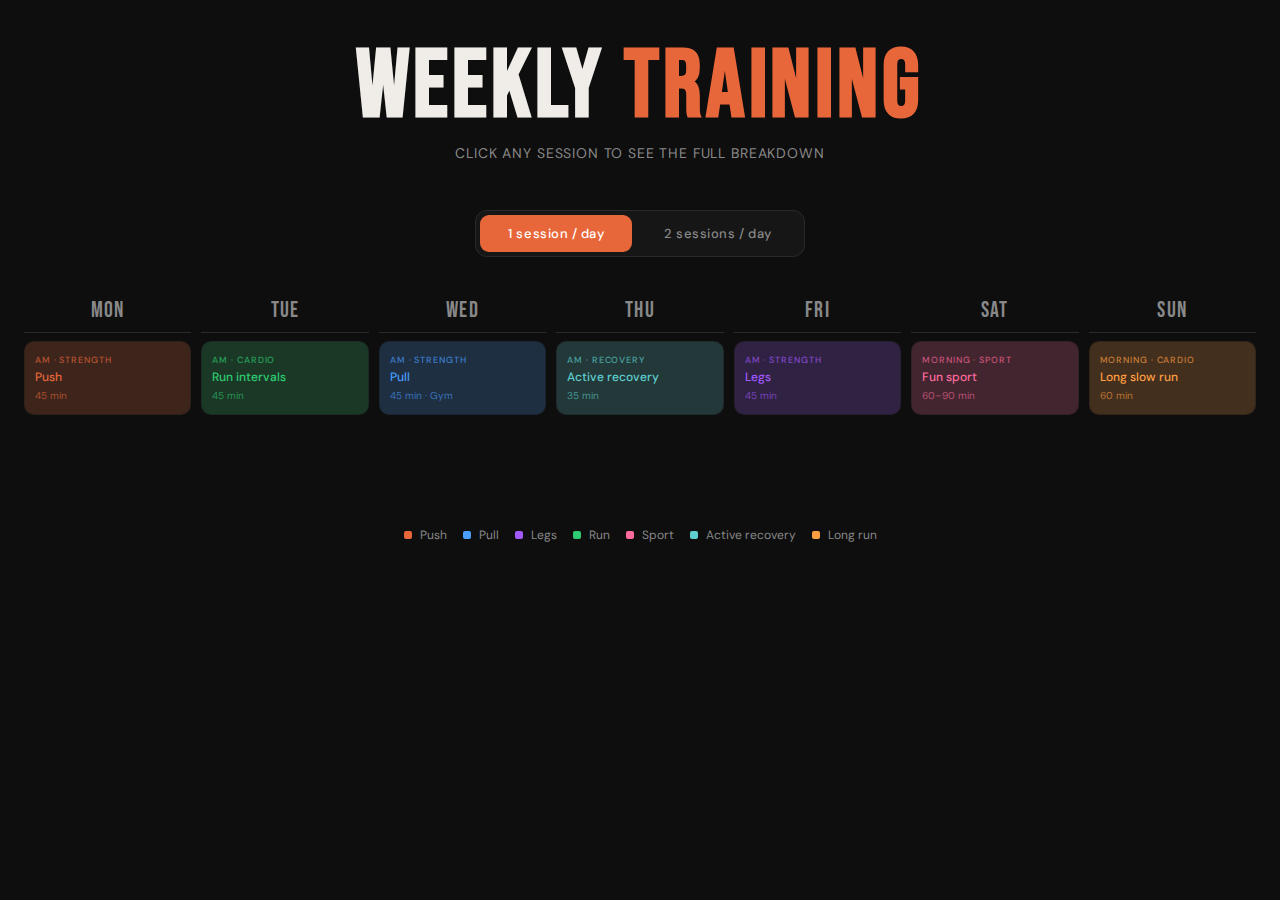
<file: htmls/workout_plan.html>
<!DOCTYPE html>
<html lang="en">
<head>
<meta charset="UTF-8">
<meta name="viewport" content="width=device-width, initial-scale=1.0">
<title>Weekly Workout Plan</title>
<link href="https://fonts.googleapis.com/css2?family=Bebas+Neue&family=DM+Sans:wght@300;400;500&display=swap" rel="stylesheet">
<style>
  :root {
    --bg: #0e0e0e;
    --surface: #161616;
    --surface2: #1e1e1e;
    --border: #2a2a2a;
    --text: #f0ede8;
    --muted: #888;
    --push: #e8673a;
    --pull: #4a9eff;
    --legs: #a259ff;
    --run: #2ecc71;
    --hiit: #f0c040;
    --sport: #ff6b9d;
    --active: #5ecfcf;
    --long: #ff9f43;
  }

  * { box-sizing: border-box; margin: 0; padding: 0; }

  body {
    background: var(--bg);
    color: var(--text);
    font-family: 'DM Sans', sans-serif;
    min-height: 100vh;
    padding: 40px 24px;
  }

  .page-header {
    text-align: center;
    margin-bottom: 48px;
  }

  .page-header h1 {
    font-family: 'Bebas Neue', sans-serif;
    font-size: clamp(48px, 8vw, 96px);
    letter-spacing: 0.04em;
    line-height: 1;
    color: var(--text);
  }

  .page-header h1 span {
    color: var(--push);
  }

  .page-header p {
    color: var(--muted);
    font-size: 14px;
    margin-top: 8px;
    letter-spacing: 0.06em;
    text-transform: uppercase;
  }

  .tabs {
    display: flex;
    justify-content: center;
    gap: 4px;
    margin-bottom: 40px;
    background: var(--surface);
    border: 1px solid var(--border);
    border-radius: 12px;
    padding: 4px;
    width: fit-content;
    margin-left: auto;
    margin-right: auto;
  }

  .tab {
    padding: 10px 28px;
    border-radius: 9px;
    cursor: pointer;
    font-family: 'DM Sans', sans-serif;
    font-size: 13px;
    font-weight: 500;
    letter-spacing: 0.04em;
    border: none;
    background: transparent;
    color: var(--muted);
    transition: all 0.2s;
  }

  .tab.active {
    background: var(--push);
    color: #fff;
  }

  .plan { display: none; }
  .plan.active { display: block; }

  .week-grid {
    display: grid;
    grid-template-columns: repeat(7, 1fr);
    gap: 10px;
    margin-bottom: 32px;
  }

  .day-col {
    display: flex;
    flex-direction: column;
    gap: 8px;
  }

  .day-name {
    font-family: 'Bebas Neue', sans-serif;
    font-size: 22px;
    letter-spacing: 0.06em;
    color: var(--muted);
    padding-bottom: 8px;
    border-bottom: 1px solid var(--border);
    text-align: center;
  }

  .session-pill {
    border-radius: 10px;
    padding: 12px 10px;
    cursor: pointer;
    transition: all 0.18s;
    border: 1.5px solid transparent;
    position: relative;
    overflow: hidden;
  }

  .session-pill::before {
    content: '';
    position: absolute;
    inset: 0;
    opacity: 0.08;
    background: currentColor;
  }

  .session-pill:hover {
    transform: translateY(-2px);
    border-color: currentColor;
  }

  .session-pill.selected {
    border-color: currentColor;
    transform: translateY(-2px);
  }

  .pill-tag {
    font-size: 9px;
    font-weight: 500;
    letter-spacing: 0.1em;
    text-transform: uppercase;
    opacity: 0.7;
    margin-bottom: 4px;
  }

  .pill-title {
    font-size: 12px;
    font-weight: 500;
    line-height: 1.3;
  }

  .pill-time {
    font-size: 10px;
    opacity: 0.6;
    margin-top: 3px;
  }

  /* Session colors */
  .c-push { color: var(--push); background: color-mix(in srgb, var(--push) 12%, var(--surface)); }
  .c-pull { color: var(--pull); background: color-mix(in srgb, var(--pull) 12%, var(--surface)); }
  .c-legs { color: var(--legs); background: color-mix(in srgb, var(--legs) 12%, var(--surface)); }
  .c-run { color: var(--run); background: color-mix(in srgb, var(--run) 12%, var(--surface)); }
  .c-hiit { color: var(--hiit); background: color-mix(in srgb, var(--hiit) 12%, var(--surface)); }
  .c-sport { color: var(--sport); background: color-mix(in srgb, var(--sport) 12%, var(--surface)); }
  .c-active { color: var(--active); background: color-mix(in srgb, var(--active) 12%, var(--surface)); }
  .c-long { color: var(--long); background: color-mix(in srgb, var(--long) 12%, var(--surface)); }

  /* Detail panel */
  .detail-wrap {
    min-height: 48px;
    margin-bottom: 32px;
  }

  .detail-panel {
    background: var(--surface);
    border: 1px solid var(--border);
    border-radius: 16px;
    padding: 28px;
    display: none;
    animation: slideIn 0.2s ease;
  }

  .detail-panel.visible { display: block; }

  @keyframes slideIn {
    from { opacity: 0; transform: translateY(8px); }
    to { opacity: 1; transform: translateY(0); }
  }

  .detail-top {
    display: flex;
    align-items: flex-start;
    justify-content: space-between;
    margin-bottom: 20px;
  }

  .detail-day-label {
    font-size: 11px;
    letter-spacing: 0.1em;
    text-transform: uppercase;
    color: var(--muted);
    margin-bottom: 4px;
  }

  .detail-title {
    font-family: 'Bebas Neue', sans-serif;
    font-size: 32px;
    letter-spacing: 0.04em;
    line-height: 1;
  }

  .detail-sub {
    font-size: 13px;
    color: var(--muted);
    margin-top: 4px;
  }

  .close-btn {
    background: var(--surface2);
    border: 1px solid var(--border);
    color: var(--muted);
    width: 32px;
    height: 32px;
    border-radius: 8px;
    cursor: pointer;
    font-size: 16px;
    display: flex;
    align-items: center;
    justify-content: center;
    flex-shrink: 0;
    transition: all 0.15s;
  }

  .close-btn:hover { color: var(--text); border-color: #555; }

  .movements {
    width: 100%;
    border-collapse: collapse;
  }

  .movements thead th {
    text-align: left;
    font-size: 10px;
    letter-spacing: 0.1em;
    text-transform: uppercase;
    color: var(--muted);
    padding: 0 0 12px 0;
    border-bottom: 1px solid var(--border);
    font-weight: 400;
  }

  .movements thead th:not(:first-child) {
    padding-left: 16px;
  }

  .movements tbody tr {
    border-bottom: 1px solid var(--border);
    transition: background 0.1s;
  }

  .movements tbody tr:last-child { border-bottom: none; }
  .movements tbody tr:hover { background: var(--surface2); }

  .movements td {
    padding: 12px 0;
    font-size: 14px;
    vertical-align: middle;
    line-height: 1.4;
  }

  .movements td:not(:first-child) {
    padding-left: 16px;
  }

  .sets-chip {
    display: inline-block;
    background: var(--surface2);
    border: 1px solid var(--border);
    border-radius: 6px;
    padding: 3px 10px;
    font-size: 12px;
    font-weight: 500;
    white-space: nowrap;
    color: var(--text);
  }

  .note-cell {
    font-size: 12px;
    color: var(--muted);
  }

  /* Legend */
  .legend {
    display: flex;
    flex-wrap: wrap;
    gap: 16px;
    justify-content: center;
  }

  .leg-item {
    display: flex;
    align-items: center;
    gap: 8px;
    font-size: 12px;
    color: var(--muted);
  }

  .leg-dot {
    width: 8px;
    height: 8px;
    border-radius: 2px;
    flex-shrink: 0;
  }

  @media (max-width: 768px) {
    .week-grid { grid-template-columns: 1fr; gap: 24px; }
    .day-col { flex-direction: row; flex-wrap: wrap; align-items: center; }
    .day-name { width: 100%; }
    .session-pill { flex: 1; min-width: 120px; }
  }
</style>
</head>
<body>

<div class="page-header">
  <h1>WEEKLY <span>TRAINING</span></h1>
  <p>Click any session to see the full breakdown</p>
</div>

<div class="tabs">
  <button class="tab active" onclick="showPlan('one', event)">1 session / day</button>
  <button class="tab" onclick="showPlan('two', event)">2 sessions / day</button>
</div>

<!-- 1 SESSION PLAN -->
<div class="plan active" id="plan-one">
  <div class="week-grid">

    <div class="day-col">
      <div class="day-name">Mon</div>
      <div class="session-pill c-push" onclick="showDetail('one','mon-push')">
        <div class="pill-tag">AM · Strength</div>
        <div class="pill-title">Push</div>
        <div class="pill-time">45 min</div>
      </div>
    </div>

    <div class="day-col">
      <div class="day-name">Tue</div>
      <div class="session-pill c-run" onclick="showDetail('one','tue-run')">
        <div class="pill-tag">AM · Cardio</div>
        <div class="pill-title">Run intervals</div>
        <div class="pill-time">45 min</div>
      </div>
    </div>

    <div class="day-col">
      <div class="day-name">Wed</div>
      <div class="session-pill c-pull" onclick="showDetail('one','wed-pull')">
        <div class="pill-tag">AM · Strength</div>
        <div class="pill-title">Pull</div>
        <div class="pill-time">45 min · Gym</div>
      </div>
    </div>

    <div class="day-col">
      <div class="day-name">Thu</div>
      <div class="session-pill c-active" onclick="showDetail('one','thu-active')">
        <div class="pill-tag">AM · Recovery</div>
        <div class="pill-title">Active recovery</div>
        <div class="pill-time">35 min</div>
      </div>
    </div>

    <div class="day-col">
      <div class="day-name">Fri</div>
      <div class="session-pill c-legs" onclick="showDetail('one','fri-legs')">
        <div class="pill-tag">AM · Strength</div>
        <div class="pill-title">Legs</div>
        <div class="pill-time">45 min</div>
      </div>
    </div>

    <div class="day-col">
      <div class="day-name">Sat</div>
      <div class="session-pill c-sport" onclick="showDetail('one','sat-sport')">
        <div class="pill-tag">Morning · Sport</div>
        <div class="pill-title">Fun sport</div>
        <div class="pill-time">60–90 min</div>
      </div>
    </div>

    <div class="day-col">
      <div class="day-name">Sun</div>
      <div class="session-pill c-long" onclick="showDetail('one','sun-long')">
        <div class="pill-tag">Morning · Cardio</div>
        <div class="pill-title">Long slow run</div>
        <div class="pill-time">60 min</div>
      </div>
    </div>

  </div>
  <div class="detail-wrap"><div class="detail-panel" id="detail-one"></div></div>
  <div class="legend">
    <div class="leg-item"><div class="leg-dot" style="background:var(--push)"></div>Push</div>
    <div class="leg-item"><div class="leg-dot" style="background:var(--pull)"></div>Pull</div>
    <div class="leg-item"><div class="leg-dot" style="background:var(--legs)"></div>Legs</div>
    <div class="leg-item"><div class="leg-dot" style="background:var(--run)"></div>Run</div>
    <div class="leg-item"><div class="leg-dot" style="background:var(--sport)"></div>Sport</div>
    <div class="leg-item"><div class="leg-dot" style="background:var(--active)"></div>Active recovery</div>
    <div class="leg-item"><div class="leg-dot" style="background:var(--long)"></div>Long run</div>
  </div>
</div>

<!-- 2 SESSION PLAN -->
<div class="plan" id="plan-two">
  <div class="week-grid">

    <div class="day-col">
      <div class="day-name">Mon</div>
      <div class="session-pill c-push" onclick="showDetail('two','mon-push')" style="margin-bottom:2px;">
        <div class="pill-tag">AM · Strength</div>
        <div class="pill-title">Push</div>
        <div class="pill-time">40 min</div>
      </div>
      <div class="session-pill c-hiit" onclick="showDetail('two','mon-hiit')">
        <div class="pill-tag">PM · Cardio</div>
        <div class="pill-title">HIIT</div>
        <div class="pill-time">30 min</div>
      </div>
    </div>

    <div class="day-col">
      <div class="day-name">Tue</div>
      <div class="session-pill c-pull" onclick="showDetail('two','tue-pull')" style="margin-bottom:2px;">
        <div class="pill-tag">AM · Strength</div>
        <div class="pill-title">Pull</div>
        <div class="pill-time">40 min · Gym</div>
      </div>
      <div class="session-pill c-run" onclick="showDetail('two','tue-run')">
        <div class="pill-tag">PM · Cardio</div>
        <div class="pill-title">Easy run</div>
        <div class="pill-time">30 min</div>
      </div>
    </div>

    <div class="day-col">
      <div class="day-name">Wed</div>
      <div class="session-pill c-legs" onclick="showDetail('two','wed-legs')" style="margin-bottom:2px;">
        <div class="pill-tag">AM · Strength</div>
        <div class="pill-title">Legs</div>
        <div class="pill-time">40 min</div>
      </div>
      <div class="session-pill c-hiit" onclick="showDetail('two','wed-hiit')">
        <div class="pill-tag">PM · Cardio</div>
        <div class="pill-title">HIIT</div>
        <div class="pill-time">30 min</div>
      </div>
    </div>

    <div class="day-col">
      <div class="day-name">Thu</div>
      <div class="session-pill c-push" onclick="showDetail('two','thu-push')" style="margin-bottom:2px;">
        <div class="pill-tag">AM · Strength</div>
        <div class="pill-title">Push</div>
        <div class="pill-time">40 min</div>
      </div>
      <div class="session-pill c-sport" onclick="showDetail('two','thu-sport')">
        <div class="pill-tag">PM · Sport</div>
        <div class="pill-title">Fun sport</div>
        <div class="pill-time">60–90 min</div>
      </div>
    </div>

    <div class="day-col">
      <div class="day-name">Fri</div>
      <div class="session-pill c-pull" onclick="showDetail('two','fri-pull')" style="margin-bottom:2px;">
        <div class="pill-tag">AM · Strength</div>
        <div class="pill-title">Pull</div>
        <div class="pill-time">40 min · Gym</div>
      </div>
      <div class="session-pill c-active" onclick="showDetail('two','fri-active')" style="background: color-mix(in srgb, var(--hiit) 12%, #161616); color: var(--hiit);">
        <div class="pill-tag">PM · Flex</div>
        <div class="pill-title">Active rec. / HIIT</div>
        <div class="pill-time">30 min</div>
      </div>
    </div>

    <div class="day-col">
      <div class="day-name">Sat</div>
      <div class="session-pill c-sport" onclick="showDetail('two','sat-sport')" style="margin-bottom:2px;">
        <div class="pill-tag">Morning · Sport</div>
        <div class="pill-title">Fun sport</div>
        <div class="pill-time">60–90 min</div>
      </div>
      <div class="session-pill c-active" onclick="showDetail('two','sat-active')">
        <div class="pill-tag">PM · Recovery</div>
        <div class="pill-title">Active recovery</div>
        <div class="pill-time">30 min</div>
      </div>
    </div>

    <div class="day-col">
      <div class="day-name">Sun</div>
      <div class="session-pill c-long" onclick="showDetail('two','sun-long')" style="margin-bottom:2px;">
        <div class="pill-tag">Morning · Cardio</div>
        <div class="pill-title">Long slow run</div>
        <div class="pill-time">60 min</div>
      </div>
      <div class="session-pill c-active" onclick="showDetail('two','sun-active')">
        <div class="pill-tag">Eve · Recovery</div>
        <div class="pill-title">Active recovery</div>
        <div class="pill-time">25 min</div>
      </div>
    </div>

  </div>
  <div class="detail-wrap"><div class="detail-panel" id="detail-two"></div></div>
  <div class="legend">
    <div class="leg-item"><div class="leg-dot" style="background:var(--push)"></div>Push</div>
    <div class="leg-item"><div class="leg-dot" style="background:var(--pull)"></div>Pull</div>
    <div class="leg-item"><div class="leg-dot" style="background:var(--legs)"></div>Legs</div>
    <div class="leg-item"><div class="leg-dot" style="background:var(--run)"></div>Run</div>
    <div class="leg-item"><div class="leg-dot" style="background:var(--hiit)"></div>HIIT</div>
    <div class="leg-item"><div class="leg-dot" style="background:var(--sport)"></div>Sport</div>
    <div class="leg-item"><div class="leg-dot" style="background:var(--active)"></div>Active recovery</div>
    <div class="leg-item"><div class="leg-dot" style="background:var(--long)"></div>Long run</div>
  </div>
</div>

<script>
const data = {
  one: {
    'mon-push': {
      day: 'Monday', title: 'PUSH', sub: 'Chest · Shoulders · Triceps — Free weights · 45 min', color: 'var(--push)',
      movements: [
        { name: 'Barbell bench press', sets: '4 × 6–8', note: 'Main compound, go heavy' },
        { name: 'Overhead press (barbell or DB)', sets: '3 × 8–10', note: 'Seated or standing' },
        { name: 'Dumbbell incline press', sets: '3 × 10–12', note: 'Upper chest focus' },
        { name: 'Lateral raises (DB or band)', sets: '3 × 12–15', note: 'Controlled, no swinging' },
        { name: 'Tricep overhead extension (DB) or band pushdown', sets: '3 × 12–15', note: 'Finish with arms' },
      ]
    },
    'tue-run': {
      day: 'Tuesday', title: 'RUN INTERVALS', sub: 'Speed or tempo work · 45 min', color: 'var(--run)',
      movements: [
        { name: 'Warm-up jog', sets: '10 min', note: 'Easy pace to wake up the legs' },
        { name: 'Intervals or tempo block', sets: '25 min', note: '6×400m with 90s rest, or 20 min at comfortably hard pace' },
        { name: 'Cool-down jog', sets: '10 min', note: 'Easy pace, let heart rate drop' },
      ]
    },
    'wed-pull': {
      day: 'Wednesday', title: 'PULL', sub: 'Back · Biceps · Rear delts — Gym day · 45 min', color: 'var(--pull)',
      movements: [
        { name: 'Deadlift', sets: '4 × 5–6', note: 'Heaviest lift, do first while fresh' },
        { name: 'Assisted pull-ups', sets: '2–3 × 6–8', note: 'Work toward unassisted over time' },
        { name: 'Lat pulldown', sets: '2 × 10–12', note: '4–5 sets combined with pull-ups' },
        { name: 'Seated cable row', sets: '3 × 10–12', note: 'Squeeze at the end of each rep' },
        { name: 'Cable face pulls', sets: '3 × 15–20', note: 'Rear delts and rotator cuff health' },
        { name: 'Dumbbell hammer curls', sets: '3 × 12', note: 'Finish with arms' },
      ]
    },
    'thu-active': {
      day: 'Thursday', title: 'ACTIVE RECOVERY', sub: 'Low intensity · Keep moving · 35 min', color: 'var(--active)',
      movements: [
        { name: 'Zone 2 walk or easy jog', sets: '20 min', note: 'Conversational pace, no effort' },
        { name: 'Hip flexor & hamstring stretches', sets: '5 min', note: 'Hold each 30–45 sec' },
        { name: 'Thoracic mobility', sets: '5 min', note: 'Chest openers, cat-cow' },
        { name: 'Foam rolling', sets: '5 min', note: 'Quads, IT band, upper back' },
      ]
    },
    'fri-legs': {
      day: 'Friday', title: 'LEGS', sub: 'Quads · Hamstrings · Glutes · Calves — Free weights · 45 min', color: 'var(--legs)',
      movements: [
        { name: 'Barbell back squat', sets: '4 × 6–8', note: 'Or goblet squat with heavy DB if no rack' },
        { name: 'Romanian deadlift (DB or barbell)', sets: '3 × 10', note: 'Control the descent' },
        { name: 'Bulgarian split squat (DB)', sets: '3 × 8–10 each', note: 'Rear foot elevated' },
        { name: 'Banded glute bridge or hip thrust', sets: '3 × 15', note: 'Drive through heels' },
        { name: 'Single-leg calf raise', sets: '4 × 15', note: 'Bodyweight or holding a DB' },
      ]
    },
    'sat-sport': {
      day: 'Saturday', title: 'FUN SPORT', sub: 'Pick what sounds good · 60–90 min', color: 'var(--sport)',
      movements: [
        { name: 'Tennis, basketball, soccer, swim, or hiking', sets: '60–90 min', note: 'No structure — just move and enjoy it' },
      ]
    },
    'sun-long': {
      day: 'Sunday', title: 'LONG SLOW RUN', sub: 'Aerobic base building · 60 min', color: 'var(--long)',
      movements: [
        { name: 'Easy long run', sets: '60 min', note: "Conversational pace — if you can't talk, slow down" },
        { name: 'Post-run stretch', sets: '5–10 min', note: 'Calves, quads, hip flexors' },
      ]
    },
  },
  two: {
    'mon-push': {
      day: 'Monday AM', title: 'PUSH', sub: 'Chest · Shoulders · Triceps — Free weights · 40 min', color: 'var(--push)',
      movements: [
        { name: 'Barbell bench press', sets: '4 × 6–8', note: 'Go heavy, this is your first session' },
        { name: 'Overhead press (barbell or DB)', sets: '3 × 8–10', note: '' },
        { name: 'Dumbbell incline press', sets: '3 × 10–12', note: 'Drop one accessory vs 1-session plan' },
        { name: 'Lateral raises (DB or band)', sets: '3 × 12–15', note: '' },
      ]
    },
    'mon-hiit': {
      day: 'Monday PM', title: 'HIIT', sub: 'High intensity interval training · 30 min', color: 'var(--hiit)',
      movements: [
        { name: 'Warm-up', sets: '5 min', note: 'Light jog or jumping jacks' },
        { name: 'Work intervals', sets: '20 min', note: '40 sec on / 20 sec off — burpees, KB swings, box jumps, sprints' },
        { name: 'Cool-down', sets: '5 min', note: 'Walk and breathe down' },
      ]
    },
    'tue-pull': {
      day: 'Tuesday AM', title: 'PULL', sub: 'Back · Biceps · Rear delts — Gym day · 40 min', color: 'var(--pull)',
      movements: [
        { name: 'Deadlift', sets: '4 × 5–6', note: 'Do first while freshest' },
        { name: 'Assisted pull-ups', sets: '2–3 × 6–8', note: 'Work toward unassisted over time' },
        { name: 'Lat pulldown', sets: '2 × 10–12', note: '4–5 sets combined with pull-ups' },
        { name: 'Seated cable row', sets: '3 × 10–12', note: '' },
        { name: 'Cable face pulls', sets: '3 × 15–20', note: 'Rear delts and rotator cuff health' },
        { name: 'Dumbbell hammer curls', sets: '3 × 12', note: '' },
      ]
    },
    'tue-run': {
      day: 'Tuesday PM', title: 'EASY RUN', sub: 'Zone 2 · 30 min', color: 'var(--run)',
      movements: [
        { name: 'Easy zone 2 run', sets: '30 min', note: 'Conversational pace, let the body recover from the AM session' },
      ]
    },
    'wed-legs': {
      day: 'Wednesday AM', title: 'LEGS', sub: 'Quads · Hamstrings · Glutes — Free weights · 40 min', color: 'var(--legs)',
      movements: [
        { name: 'Barbell back squat', sets: '4 × 6–8', note: '' },
        { name: 'Romanian deadlift (DB)', sets: '3 × 10', note: 'Control the descent' },
        { name: 'Bulgarian split squat (DB)', sets: '3 × 8–10 each', note: '' },
        { name: 'Banded glute bridge', sets: '3 × 15', note: 'Drive through heels' },
        { name: 'Single-leg calf raise', sets: '4 × 15', note: '' },
      ]
    },
    'wed-hiit': {
      day: 'Wednesday PM', title: 'HIIT', sub: 'High intensity · 30 min', color: 'var(--hiit)',
      movements: [
        { name: 'Warm-up', sets: '5 min', note: '' },
        { name: 'Work intervals', sets: '20 min', note: '40 sec on / 20 sec off — avoid heavy leg movements, focus on upper body or cardio-based (battle ropes, rowing, push-up variations)' },
        { name: 'Cool-down', sets: '5 min', note: '' },
      ]
    },
    'thu-push': {
      day: 'Thursday AM', title: 'PUSH', sub: 'Chest · Shoulders · Triceps — Free weights · 40 min', color: 'var(--push)',
      movements: [
        { name: 'Barbell bench press (or DB variation)', sets: '4 × 6–8', note: 'Slight variation from Monday' },
        { name: 'Overhead press', sets: '3 × 8–10', note: '' },
        { name: 'Lateral raises', sets: '3 × 12–15', note: '' },
        { name: 'Tricep overhead extension or band pushdown', sets: '3 × 12–15', note: '' },
      ]
    },
    'thu-sport': {
      day: 'Thursday PM', title: 'FUN SPORT', sub: 'Pick what sounds good · 60–90 min', color: 'var(--sport)',
      movements: [
        { name: 'Tennis, basketball, soccer, swim, or hiking', sets: '60–90 min', note: 'Legs are relatively fresh — good day for sport' },
      ]
    },
    'fri-pull': {
      day: 'Friday AM', title: 'PULL', sub: 'Back · Biceps · Rear delts — Gym day · 40 min', color: 'var(--pull)',
      movements: [
        { name: 'Deadlift', sets: '4 × 5–6', note: '' },
        { name: 'Assisted pull-ups', sets: '2–3 × 6–8', note: '' },
        { name: 'Lat pulldown', sets: '2 × 10–12', note: '' },
        { name: 'Seated cable row', sets: '3 × 10–12', note: '' },
        { name: 'Cable face pulls', sets: '3 × 15–20', note: '' },
        { name: 'Dumbbell hammer curls', sets: '3 × 12', note: '' },
      ]
    },
    'fri-active': {
      day: 'Friday PM', title: 'ACTIVE REC. / HIIT', sub: 'Flexible — read your body · 30 min', color: 'var(--hiit)',
      movements: [
        { name: 'If feeling good → HIIT', sets: '30 min', note: '40/20 intervals, keep it fun' },
        { name: 'If tired → Active recovery', sets: '30 min', note: 'Zone 2 walk, stretch, foam roll — no shame in this' },
      ]
    },
    'sat-sport': {
      day: 'Saturday Morning', title: 'FUN SPORT', sub: 'Weekend — enjoy it · 60–90 min', color: 'var(--sport)',
      movements: [
        { name: 'Tennis, basketball, soccer, swim, or hiking', sets: '60–90 min', note: 'Weekend sport — make it social' },
      ]
    },
    'sat-active': {
      day: 'Saturday PM', title: 'ACTIVE RECOVERY', sub: 'Wind down after sport · 30 min', color: 'var(--active)',
      movements: [
        { name: 'Easy walk', sets: '15 min', note: 'Flush out the legs after sport' },
        { name: 'Full body stretch', sets: '10 min', note: 'Hold each stretch 45–60 sec' },
        { name: 'Foam rolling', sets: '5 min', note: 'Focus on whatever is tight' },
      ]
    },
    'sun-long': {
      day: 'Sunday Morning', title: 'LONG SLOW RUN', sub: 'Aerobic base building · 60 min', color: 'var(--long)',
      movements: [
        { name: 'Easy long run', sets: '60 min', note: "Conversational pace — if you can't talk, slow down" },
        { name: 'Post-run stretch', sets: '5–10 min', note: 'Calves, quads, hip flexors' },
      ]
    },
    'sun-active': {
      day: 'Sunday Evening', title: 'ACTIVE RECOVERY', sub: 'End of week wind-down · 25 min', color: 'var(--active)',
      movements: [
        { name: 'Easy walk or light yoga', sets: '15 min', note: 'Keep it gentle after the long run' },
        { name: 'Foam rolling & breathwork', sets: '10 min', note: 'Prep the body for the week ahead' },
      ]
    },
  }
};

let currentPlan = 'one';
let currentSession = null;

function showPlan(id, e) {
  document.querySelectorAll('.plan').forEach(p => p.classList.remove('active'));
  document.querySelectorAll('.tab').forEach(t => t.classList.remove('active'));
  document.getElementById('plan-' + id).classList.add('active');
  e.target.classList.add('active');
  currentPlan = id;
  currentSession = null;
  document.querySelectorAll('.detail-panel').forEach(p => p.classList.remove('visible'));
  document.querySelectorAll('.session-pill').forEach(p => p.classList.remove('selected'));
}

function showDetail(plan, key) {
  const d = data[plan][key];
  if (!d) return;
  const panel = document.getElementById('detail-' + plan);

  document.querySelectorAll('#plan-' + plan + ' .session-pill').forEach(p => p.classList.remove('selected'));

  if (currentSession === key && panel.classList.contains('visible')) {
    panel.classList.remove('visible');
    currentSession = null;
    return;
  }

  currentSession = key;
  event.currentTarget.classList.add('selected');

  const rows = d.movements.map(m => `
    <tr>
      <td style="width:42%">${m.name}</td>
      <td style="width:20%"><span class="sets-chip">${m.sets}</span></td>
      <td class="note-cell">${m.note}</td>
    </tr>
  `).join('');

  panel.innerHTML = `
    <div class="detail-top">
      <div>
        <div class="detail-day-label">${d.day}</div>
        <div class="detail-title" style="color:${d.color}">${d.title}</div>
        <div class="detail-sub">${d.sub}</div>
      </div>
      <button class="close-btn" onclick="closeDetail('${plan}')">×</button>
    </div>
    <table class="movements">
      <thead><tr><th>Movement</th><th>Sets × reps</th><th>Notes</th></tr></thead>
      <tbody>${rows}</tbody>
    </table>
  `;

  panel.classList.add('visible');
  panel.scrollIntoView({ behavior: 'smooth', block: 'nearest' });
}

function closeDetail(plan) {
  document.getElementById('detail-' + plan).classList.remove('visible');
  document.querySelectorAll('#plan-' + plan + ' .session-pill').forEach(p => p.classList.remove('selected'));
  currentSession = null;
}
</script>
</body>
</html>
</file>
<file: style.css>
/* ---------- Global ---------- */

body {
  font-family: system-ui, -apple-system, BlinkMacSystemFont, "Segoe UI", sans-serif;
  margin: 0;
  background: #f5f7fa;    /* soft neutral background */
  color: #1f2933;
  line-height: 1.6;
}

/* ---------- Header ---------- */

header {
  background: linear-gradient(135deg, #041702, #000000);
  color: white;
  text-align: center;
  padding: 56px 20px;
}

header h1 {
  margin: 0;
  font-size: 2.2rem;
  letter-spacing: -0.5px;
}

header p {
  margin-top: 10px;
  opacity: 0.85;
  font-size: 1rem;
}

/* ---------- Layout ---------- */

main {
  max-width: 880px;
  margin: auto;
  padding: 32px 20px;
}

/* ---------- Sections as Cards ---------- */

section {
  background: white;
  padding: 32px;
  margin-bottom: 32px;
  border-radius: 14px;
  box-shadow: 0 10px 30px rgba(0, 0, 0, 0.06);
}

/* ---------- Typography ---------- */

h2 {
  margin-top: 0;
  margin-bottom: 12px;
  font-size: 1.4rem;
  color: #111827;
}

p {
  margin: 0.6em 0;
  line-height: 1.7;
}

/* ---------- Links ---------- */

a {
  color: #1f2933;
  text-decoration: underline;
  font-weight: 500;
}

a:hover {
  text-decoration: underline;
  color: hsl(0, 0%, 0%);
}

a:visited {
  color: #1f2933;
}

/* ---------- Buttons ---------- */

.button{
  display: inline-block;
  padding: 5px 10px;
  background: #e5e7eb;
  color: #1f2933 !important;
  border-radius: 8px;
  text-decoration: none;
  font-weight: 400;
  font-size: 0.9rem;
  transition: background 0.15s ease, transform 0.1s ease;
}

.button:hover{
  background: #1f2933;
  color: rgb(251, 251, 251) !important;
  transform: translateY(-1px);
}

/* ---------- Footer ---------- */

footer {
  margin-top: 40px;
  padding: 16px 0;
  text-align: center;
  font-size: 0.85rem;
  color: #6b7280;
}

.photo-row {
  display: flex;
  gap: 20px;          /* space between the photos */
  justify-content: center;
  margin: 20px 0;
}

.pic {
  width: 300px;
  height: 300px;
  object-fit: cover;
  border-radius: 12px;   /* rounded corners (use 50% for circles) */
}

.pic_small {
  width: 200px;
  height: 200px;
  object-fit: cover;
  border-radius: 12px;   /* rounded corners (use 50% for circles) */
}

.photo-item {
  text-align: center;
  margin: 0;
}

.photo-item figcaption {
  margin-top: 6px;
  font-size: 0.85rem;
  color: #6b7280;
}

.photo-caption {
  text-align: center;
  margin-top: 6px;
  margin-bottom: 24px;
  font-size: 0.9rem;
  color: #6b7280;
  font-style: italic;
}

#typewriter {
  min-height: 4.5em;
  white-space: normal;
}

/* ---------- Dark Mode ---------- */
/* ---------- Dark Mode Button Position ---------- */

.site-header {
  position: relative;   /* allows absolutely positioned children */
}

.dark-toggle {
  position: absolute;
  top: 18px;
  right: 20px;
  padding: 7px 14px;
  font-size: 0.85rem;
}


.dark-mode {
  background: #1e293b;   /* deep slate/navy */
  color: #e5e7eb;        /* soft light text */
}

/* Header */
.dark-mode header {
  background: linear-gradient(135deg, #041702, #000000);
  color: #f3f4f6;
}

/* Cards */
.dark-mode section {
  background: #0f172a;
  box-shadow: 0 10px 30px rgba(0, 0, 0, 0.4);
}

/* Headings */
.dark-mode h2 {
  color: #f3f4f6;
}

/* Paragraphs */
.dark-mode p {
  color: #d1d5db;
}

/* Links */
.dark-mode a {
  color: #93c5fd;
}

.dark-mode a:hover {
  color: #bfdbfe;
}

/* Buttons */
.dark-mode .button {
  background: hsl(214, 14%, 30%);
  color: #ffffff !important;
}

.dark-mode .button:hover {
  background: #ffffff ;
  color: #475569 !important;
}

/* Footer */
.dark-mode footer {
  color: #9ca3af;
}

/* Photo captions */
.dark-mode .photo-caption,
.dark-mode .photo-item figcaption {
  color: #9ca3af;
}
/* ---------- End of Dark Mode ---------- */
</file>
